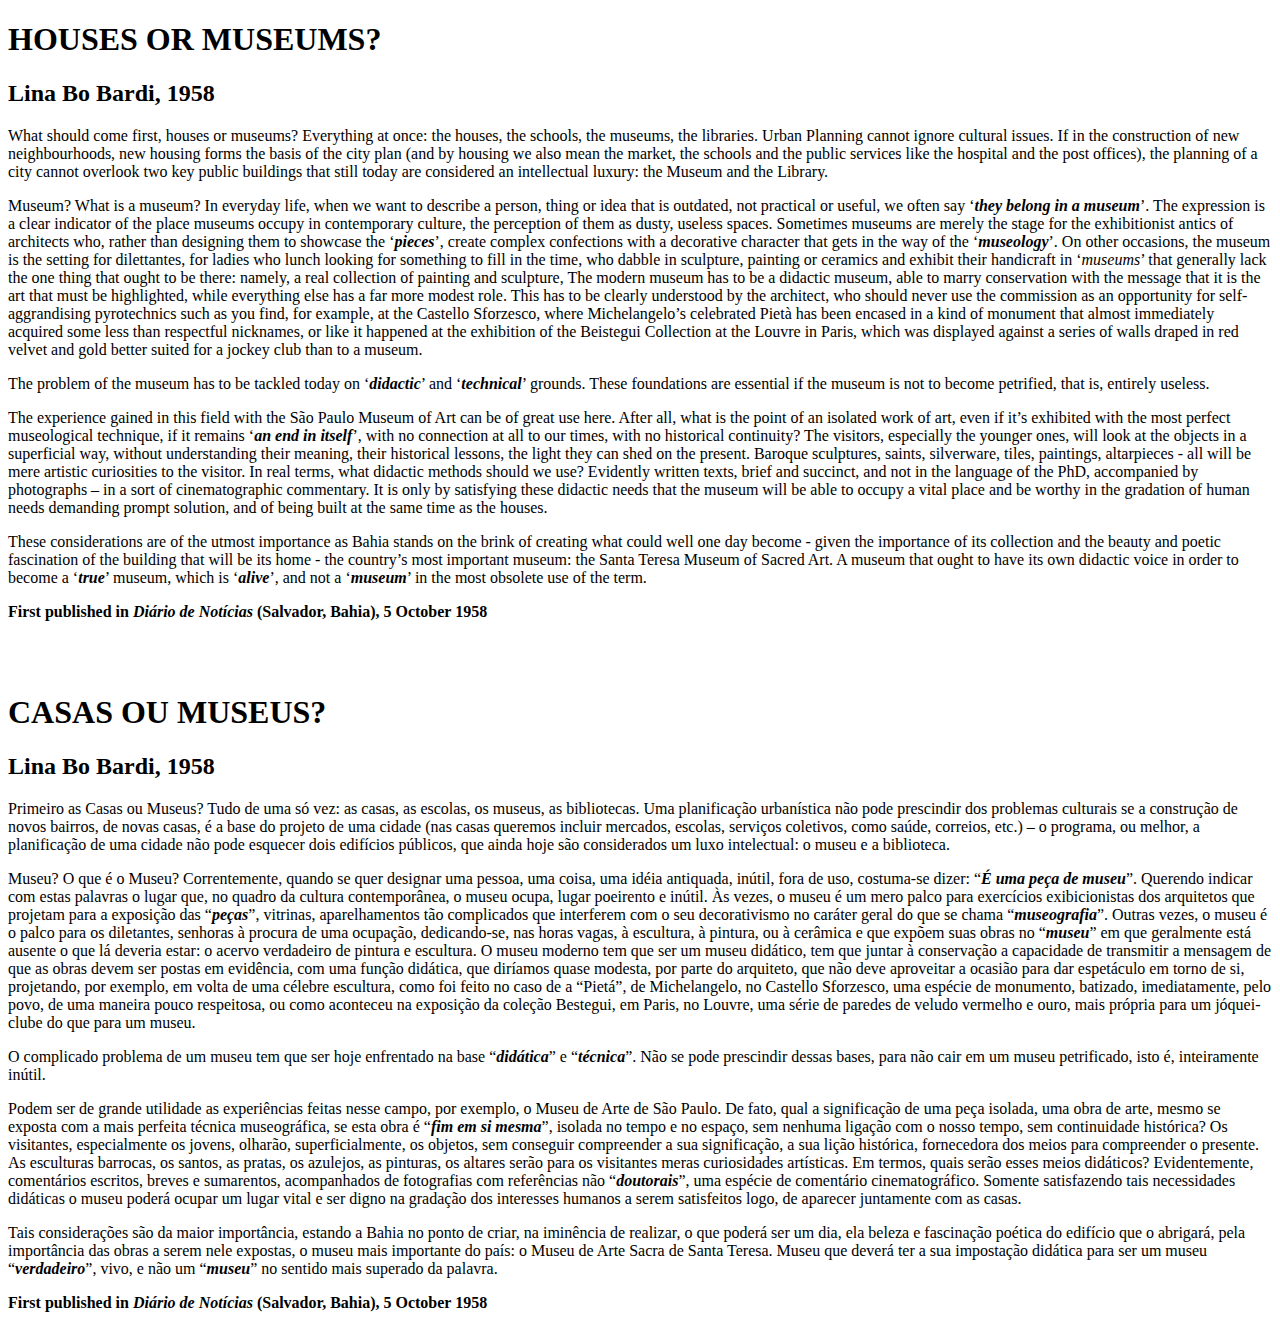
<file: exercises/exercise-02/index.html>
<!DOCTYPE html>
<html lang="en">
<head>
    <meta charset="UTF-8">
    <meta http-equiv="X-UA-Compatible" content="IE=edge">
    <meta name="viewport" content="width=device-width, initial-scale=1.0">
    <title>HOUSES OR MUSEUMS? by Lina Bo Bardi, 1958</title>
</head>
<body>
    <h1><strong>HOUSES OR MUSEUMS?</strong></h1>
    <h2>Lina Bo Bardi, 1958</h2>
    
    <p>What should come first, houses or museums? Everything at once: the houses, the schools, the museums, the libraries. Urban Planning cannot ignore cultural issues. If in the construction of new neighbourhoods, new housing forms the basis of the city plan (and by housing we also mean the market, the schools and the public services like the hospital and the post offices), the planning of a city cannot overlook two key public buildings that still today are considered an intellectual luxury: the Museum and the Library.</p>
    
    <p>Museum? What is a museum? In everyday life, when we want to describe a person, thing or idea that is outdated, not practical or useful, we often say ‘<em><strong>they belong in a museum</strong></em>’. The expression is a clear indicator of the place museums occupy in contemporary culture, the perception of them as dusty, useless spaces. Sometimes museums are merely the stage for the exhibitionist antics of architects who, rather than designing them to showcase the ‘<em><strong>pieces</strong></em>’, create complex confections with a decorative character that gets in the way of the ‘<em><strong>museology</strong></em>’. On other occasions, the museum is the setting for dilettantes, for ladies who lunch looking for something to fill in the time, who dabble in sculpture, painting or ceramics and exhibit their handicraft in ‘<em>museums</em>’ that generally lack the one thing that ought to be there: namely, a real collection of painting and sculpture, The modern museum has to be a didactic museum, able to marry conservation with the message that it is the art that must be highlighted, while everything else has a far more modest role. This has to be clearly understood by the architect, who should never use the commission as an opportunity for self-aggrandising pyrotechnics such as you find, for example, at the Castello Sforzesco, where Michelangelo’s celebrated Pietà has been encased in a kind of monument that almost immediately acquired some less than respectful nicknames, or like it happened at the exhibition of the Beistegui Collection at the Louvre in Paris, which was displayed against a series of walls draped in red velvet and gold better suited for a jockey club than to a museum.</p>
    
    <p>The problem of the museum has to be tackled today on ‘<em><strong>didactic</strong></em>’ and ‘<em><strong>technical</strong></em>’ grounds. These foundations are essential if the museum is not to become petrified, that is, entirely useless.</p>
    
    <p>The experience gained in this field with the São Paulo Museum of Art can be of great use here. After all, what is the point of an isolated work of art, even if it’s exhibited with the most perfect museological technique, if it remains ‘<em><strong>an end in itself</strong></em>’, with no connection at all to our times, with no historical continuity? The visitors, especially the younger ones, will look at the objects in a superficial way, without understanding their meaning, their historical lessons, the light they can shed on the present. Baroque sculptures, saints, silverware, tiles, paintings, altarpieces - all will be mere artistic curiosities to the visitor. In real terms, what didactic methods should we use? Evidently written texts, brief and succinct, and not in the language of the PhD, accompanied by photographs – in a sort of cinematographic commentary. It is only by satisfying these didactic needs that the museum will be able to occupy a vital place and be worthy in the gradation of human needs demanding prompt solution, and of being built at the same time as the houses.</p>
    
    <p>These considerations are of the utmost importance as Bahia stands on the brink of creating what could well one day become - given the importance of its collection and the beauty and poetic fascination of the building that will be its home - the country’s most important museum: the Santa Teresa Museum of Sacred Art. A museum that ought to have its own didactic voice in order to become a ‘<strong><em>true</em></strong>’ museum, which is ‘<strong><em>alive</em></strong>’, and not a ‘<em><strong>museum</strong></em>’ in the most obsolete use of the term.</p>
    
    <p><strong>First published in <em>Diário de Notícias</em> (Salvador, Bahia), 5 October 1958</strong></p>
    
    <br>
    <br>
    
    
    <h1><strong>CASAS OU MUSEUS?</strong></h1>
    <h2>Lina Bo Bardi, 1958</h2>
    
    <p>Primeiro as Casas ou Museus? Tudo de uma só vez: as casas, as escolas, os museus, as bibliotecas. Uma planificação urbanística não pode prescindir dos problemas culturais se a construção de novos bairros, de novas casas, é a base do projeto de uma cidade (nas casas queremos incluir mercados, escolas, serviços coletivos, como saúde, correios, etc.) – o programa, ou melhor, a planificação de uma cidade não pode esquecer dois edifícios públicos, que ainda hoje são considerados um luxo intelectual: o museu e a biblioteca.</p>
    
    <p>Museu? O que é o Museu? Correntemente, quando se quer designar uma pessoa, uma coisa, uma idéia antiquada, inútil, fora de uso, costuma-se dizer: “<em><strong>É uma peça de museu</strong></em>”. Querendo indicar com estas palavras o lugar que, no quadro da cultura contemporânea, o museu ocupa, lugar poeirento e inútil. Às vezes, o museu é um mero palco para exercícios exibicionistas dos arquitetos que projetam para a exposição das “<em><strong>peças</strong></em>”, vitrinas, aparelhamentos tão complicados que interferem com o seu decorativismo no caráter geral do que se chama “<strong><em>museografia</em></strong>”. Outras vezes, o museu é o palco para os diletantes, senhoras à procura de uma ocupação, dedicando-se, nas horas vagas, à escultura, à pintura, ou à cerâmica e que expõem suas obras no “<strong><em>museu</em></strong>” em que geralmente está ausente o que lá deveria estar: o acervo verdadeiro de pintura e escultura. O museu moderno tem que ser um museu didático, tem que juntar à conservação a capacidade de transmitir a mensagem de que as obras devem ser postas em evidência, com uma função didática, que diríamos quase modesta, por parte do arquiteto, que não deve aproveitar a ocasião para dar espetáculo em torno de si, projetando, por exemplo, em volta de uma célebre escultura, como foi feito no caso de a “Pietá”, de Michelangelo, no Castello Sforzesco, uma espécie de monumento, batizado, imediatamente, pelo povo, de uma maneira pouco respeitosa, ou como aconteceu na exposição da coleção Bestegui, em Paris, no Louvre, uma série de paredes de veludo vermelho e ouro, mais própria para um jóquei-clube do que para um museu.</p>
    
    <p>O complicado problema de um museu tem que ser hoje enfrentado na base “<em><strong>didática</strong></em>” e “<em><strong>técnica</strong></em>”. Não se pode prescindir dessas bases, para não cair em um museu petrificado, isto é, inteiramente inútil.</p>
    
    <p>Podem ser de grande utilidade as experiências feitas nesse campo, por exemplo, o Museu de Arte de São Paulo. De fato, qual a significação de uma peça isolada, uma obra de arte, mesmo se exposta com a mais perfeita técnica museográfica, se esta obra é “<em><strong>fim em si mesma</strong></em>”, isolada no tempo e no espaço, sem nenhuma ligação com o nosso tempo, sem continuidade histórica? Os visitantes, especialmente os jovens, olharão, superficialmente, os objetos, sem conseguir compreender a sua significação, a sua lição histórica, fornecedora dos meios para compreender o presente. As esculturas barrocas, os santos, as pratas, os azulejos, as pinturas, os altares serão para os visitantes meras curiosidades artísticas. Em termos, quais serão esses meios didáticos? Evidentemente, comentários escritos, breves e sumarentos, acompanhados de fotografias com referências não “<em><strong>doutorais</strong></em>”, uma espécie de comentário cinematográfico. Somente satisfazendo tais necessidades didáticas o museu poderá ocupar um lugar vital e ser digno na gradação dos interesses humanos a serem satisfeitos logo, de aparecer juntamente com as casas.</p>
    
    <p>Tais considerações são da maior importância, estando a Bahia no ponto de criar, na iminência de realizar, o que poderá ser um dia, ela beleza e fascinação poética do edifício que o abrigará, pela importância das obras a serem nele expostas, o museu mais importante do país: o Museu de Arte Sacra de Santa Teresa. Museu que deverá ter a sua impostação didática para ser um museu “<em><strong>verdadeiro</strong></em>”, vivo, e não um “<em><strong>museu</strong></em>” no sentido mais superado da palavra.</p>
    
    <p><strong>First published in <em>Diário de Notícias</em> (Salvador, Bahia), 5 October 1958</strong></p>   
</body>
</html>
</file>
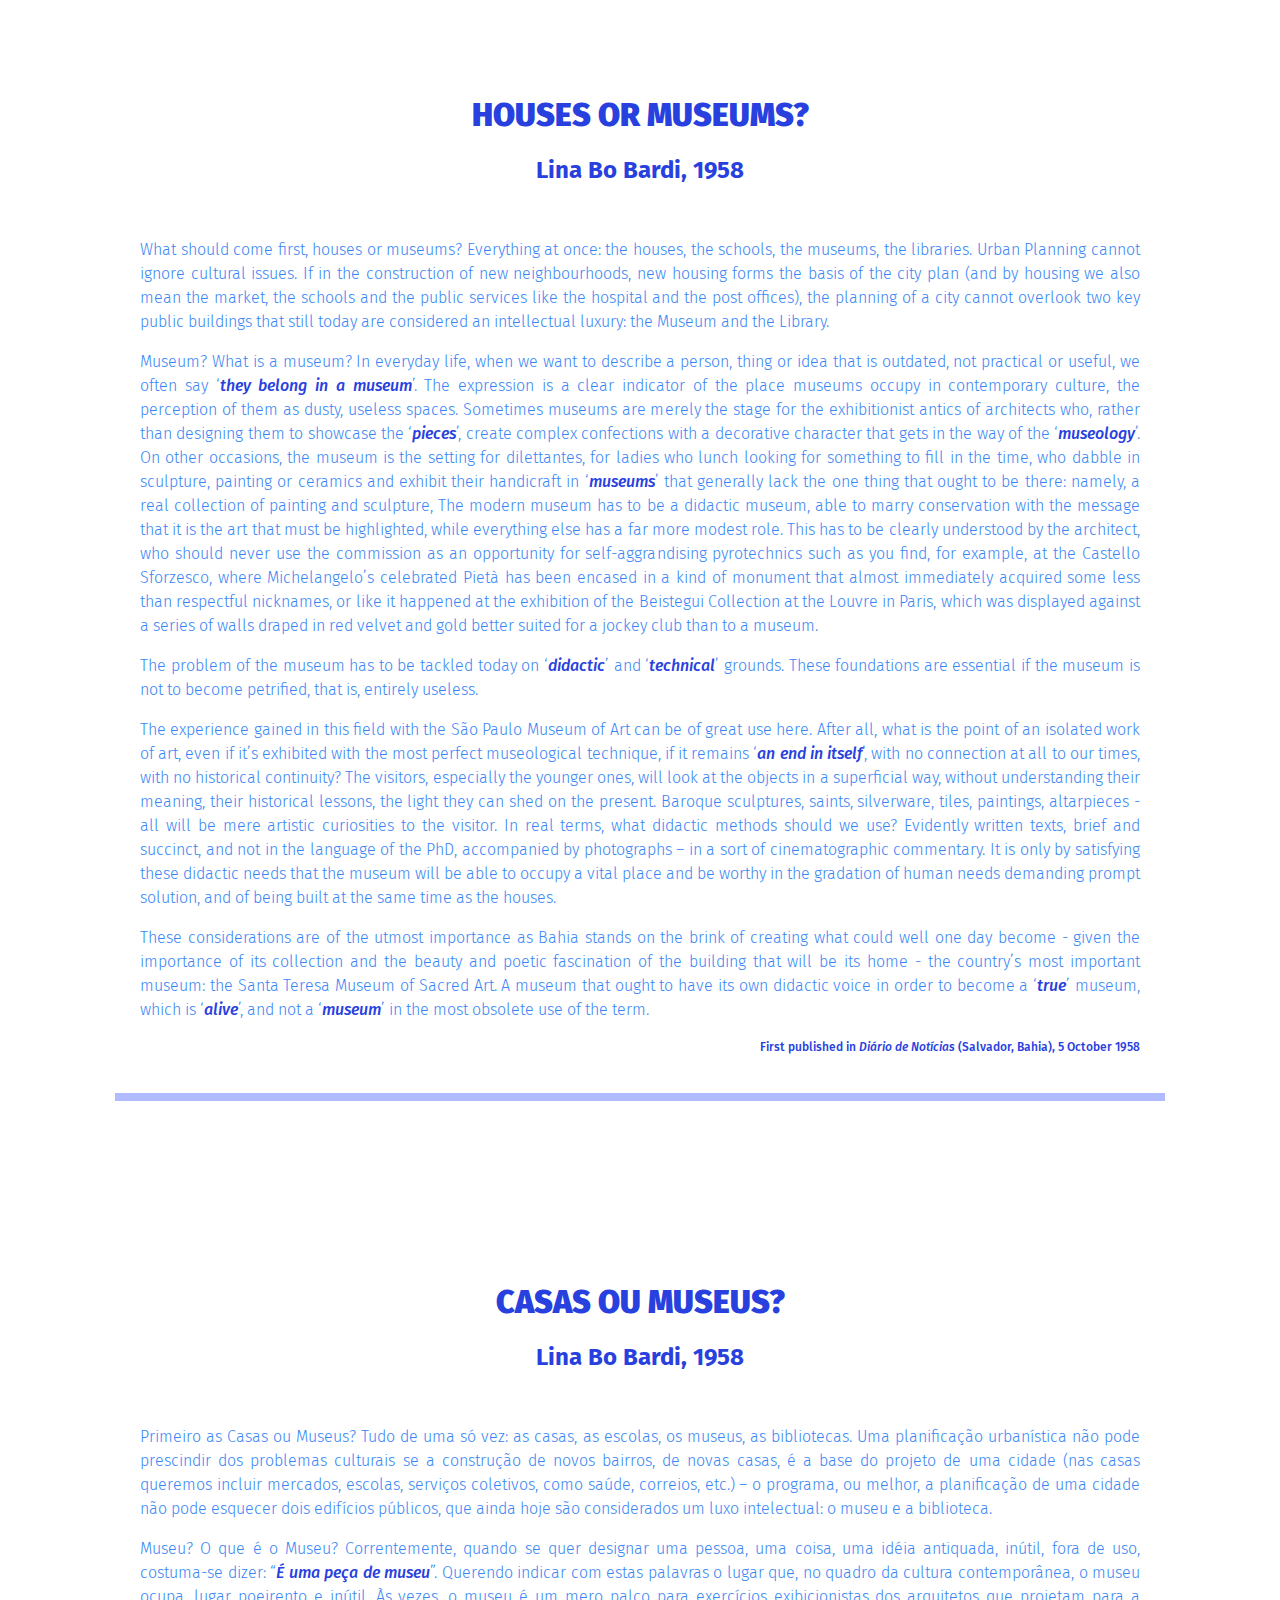
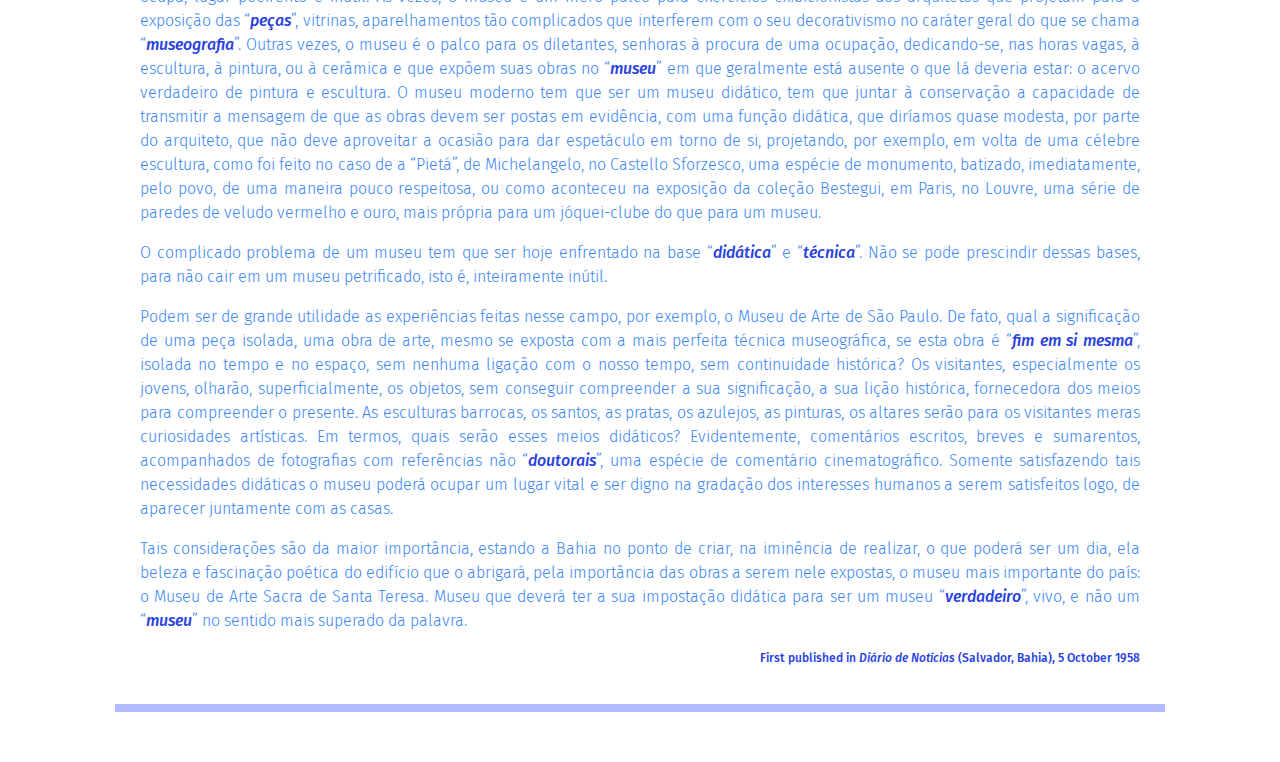
<file: exercises/exercise-03/index.html>
<!DOCTYPE html>
<html lang="en">
<head>
    <meta charset="UTF-8">
    <meta http-equiv="X-UA-Compatible" content="IE=edge">
    <meta name="viewport" content="width=device-width, initial-scale=1.0">
    <title>HOUSES OR MUSEUMS? by Lina Bo Bardi, 1958</title>
</head>

<!-- stylesheet -->
<link rel="stylesheet"
href="style.css">

<!-- Fonts -->

<link rel="preconnect" href="https://fonts.googleapis.com">
<link rel="preconnect" href="https://fonts.gstatic.com" crossorigin>
<link href="https://fonts.googleapis.com/css2?family=Fira+Sans:ital,wght@0,100;0,200;0,300;0,400;0,500;0,600;0,700;0,800;0,900;1,100;1,200;1,300;1,400;1,500;1,600;1,700;1,800;1,900&display=swap" rel="stylesheet">

<!-- Text -->
<body>
    
    <div>
    <h1>HOUSES OR MUSEUMS?</h1>
    <h2>Lina Bo Bardi, 1958</h2>
    <br>
    <p>What should come first, houses or museums? Everything at once: the houses, the schools, the museums, the libraries. Urban Planning cannot ignore cultural issues. If in the construction of new neighbourhoods, new housing forms the basis of the city plan (and by housing we also mean the market, the schools and the public services like the hospital and the post offices), the planning of a city cannot overlook two key public buildings that still today are considered an intellectual luxury: the Museum and the Library.</p>
    
    <p>Museum? What is a museum? In everyday life, when we want to describe a person, thing or idea that is outdated, not practical or useful, we often say ‘<em><strong>they belong in a museum</strong></em>’. The expression is a clear indicator of the place museums occupy in contemporary culture, the perception of them as dusty, useless spaces. Sometimes museums are merely the stage for the exhibitionist antics of architects who, rather than designing them to showcase the ‘<em><strong>pieces</strong></em>’, create complex confections with a decorative character that gets in the way of the ‘<em><strong>museology</strong></em>’. On other occasions, the museum is the setting for dilettantes, for ladies who lunch looking for something to fill in the time, who dabble in sculpture, painting or ceramics and exhibit their handicraft in ‘<em>museums</em>’ that generally lack the one thing that ought to be there: namely, a real collection of painting and sculpture, The modern museum has to be a didactic museum, able to marry conservation with the message that it is the art that must be highlighted, while everything else has a far more modest role. This has to be clearly understood by the architect, who should never use the commission as an opportunity for self-aggrandising pyrotechnics such as you find, for example, at the Castello Sforzesco, where Michelangelo’s celebrated Pietà has been encased in a kind of monument that almost immediately acquired some less than respectful nicknames, or like it happened at the exhibition of the Beistegui Collection at the Louvre in Paris, which was displayed against a series of walls draped in red velvet and gold better suited for a jockey club than to a museum.</p>
    
    <p>The problem of the museum has to be tackled today on ‘<em><strong>didactic</strong></em>’ and ‘<em><strong>technical</strong></em>’ grounds. These foundations are essential if the museum is not to become petrified, that is, entirely useless.</p>
    
    <p>The experience gained in this field with the São Paulo Museum of Art can be of great use here. After all, what is the point of an isolated work of art, even if it’s exhibited with the most perfect museological technique, if it remains ‘<em><strong>an end in itself</strong></em>’, with no connection at all to our times, with no historical continuity? The visitors, especially the younger ones, will look at the objects in a superficial way, without understanding their meaning, their historical lessons, the light they can shed on the present. Baroque sculptures, saints, silverware, tiles, paintings, altarpieces - all will be mere artistic curiosities to the visitor. In real terms, what didactic methods should we use? Evidently written texts, brief and succinct, and not in the language of the PhD, accompanied by photographs – in a sort of cinematographic commentary. It is only by satisfying these didactic needs that the museum will be able to occupy a vital place and be worthy in the gradation of human needs demanding prompt solution, and of being built at the same time as the houses.</p>
    
    <p>These considerations are of the utmost importance as Bahia stands on the brink of creating what could well one day become - given the importance of its collection and the beauty and poetic fascination of the building that will be its home - the country’s most important museum: the Santa Teresa Museum of Sacred Art. A museum that ought to have its own didactic voice in order to become a ‘<strong><em>true</em></strong>’ museum, which is ‘<strong><em>alive</em></strong>’, and not a ‘<em><strong>museum</strong></em>’ in the most obsolete use of the term.</p>
    
    <p class="source"><strong>First published in <em>Diário de Notícias</em> (Salvador, Bahia), 5 October 1958</strong></p>
    

</div>
<br>
<br>
<div>
    
    
    <h1>CASAS OU MUSEUS?</h1>
    <h2>Lina Bo Bardi, 1958</h2>
    <br>

    <p>Primeiro as Casas ou Museus? Tudo de uma só vez: as casas, as escolas, os museus, as bibliotecas. Uma planificação urbanística não pode prescindir dos problemas culturais se a construção de novos bairros, de novas casas, é a base do projeto de uma cidade (nas casas queremos incluir mercados, escolas, serviços coletivos, como saúde, correios, etc.) – o programa, ou melhor, a planificação de uma cidade não pode esquecer dois edifícios públicos, que ainda hoje são considerados um luxo intelectual: o museu e a biblioteca.</p>
    
    <p>Museu? O que é o Museu? Correntemente, quando se quer designar uma pessoa, uma coisa, uma idéia antiquada, inútil, fora de uso, costuma-se dizer: “<em><strong>É uma peça de museu</strong></em>”. Querendo indicar com estas palavras o lugar que, no quadro da cultura contemporânea, o museu ocupa, lugar poeirento e inútil. Às vezes, o museu é um mero palco para exercícios exibicionistas dos arquitetos que projetam para a exposição das “<em><strong>peças</strong></em>”, vitrinas, aparelhamentos tão complicados que interferem com o seu decorativismo no caráter geral do que se chama “<strong><em>museografia</em></strong>”. Outras vezes, o museu é o palco para os diletantes, senhoras à procura de uma ocupação, dedicando-se, nas horas vagas, à escultura, à pintura, ou à cerâmica e que expõem suas obras no “<strong><em>museu</em></strong>” em que geralmente está ausente o que lá deveria estar: o acervo verdadeiro de pintura e escultura. O museu moderno tem que ser um museu didático, tem que juntar à conservação a capacidade de transmitir a mensagem de que as obras devem ser postas em evidência, com uma função didática, que diríamos quase modesta, por parte do arquiteto, que não deve aproveitar a ocasião para dar espetáculo em torno de si, projetando, por exemplo, em volta de uma célebre escultura, como foi feito no caso de a “Pietá”, de Michelangelo, no Castello Sforzesco, uma espécie de monumento, batizado, imediatamente, pelo povo, de uma maneira pouco respeitosa, ou como aconteceu na exposição da coleção Bestegui, em Paris, no Louvre, uma série de paredes de veludo vermelho e ouro, mais própria para um jóquei-clube do que para um museu.</p>
    
    <p>O complicado problema de um museu tem que ser hoje enfrentado na base “<em><strong>didática</strong></em>” e “<em><strong>técnica</strong></em>”. Não se pode prescindir dessas bases, para não cair em um museu petrificado, isto é, inteiramente inútil.</p>
    
    <p>Podem ser de grande utilidade as experiências feitas nesse campo, por exemplo, o Museu de Arte de São Paulo. De fato, qual a significação de uma peça isolada, uma obra de arte, mesmo se exposta com a mais perfeita técnica museográfica, se esta obra é “<em><strong>fim em si mesma</strong></em>”, isolada no tempo e no espaço, sem nenhuma ligação com o nosso tempo, sem continuidade histórica? Os visitantes, especialmente os jovens, olharão, superficialmente, os objetos, sem conseguir compreender a sua significação, a sua lição histórica, fornecedora dos meios para compreender o presente. As esculturas barrocas, os santos, as pratas, os azulejos, as pinturas, os altares serão para os visitantes meras curiosidades artísticas. Em termos, quais serão esses meios didáticos? Evidentemente, comentários escritos, breves e sumarentos, acompanhados de fotografias com referências não “<em><strong>doutorais</strong></em>”, uma espécie de comentário cinematográfico. Somente satisfazendo tais necessidades didáticas o museu poderá ocupar um lugar vital e ser digno na gradação dos interesses humanos a serem satisfeitos logo, de aparecer juntamente com as casas.</p>
    
    <p>Tais considerações são da maior importância, estando a Bahia no ponto de criar, na iminência de realizar, o que poderá ser um dia, ela beleza e fascinação poética do edifício que o abrigará, pela importância das obras a serem nele expostas, o museu mais importante do país: o Museu de Arte Sacra de Santa Teresa. Museu que deverá ter a sua impostação didática para ser um museu “<em><strong>verdadeiro</strong></em>”, vivo, e não um “<em><strong>museu</strong></em>” no sentido mais superado da palavra.</p>
    
    <p class="source" ><strong>First published in <em>Diário de Notícias</em> (Salvador, Bahia), 5 October 1958</strong></p>   
</body>
</div>


</html>
</file>
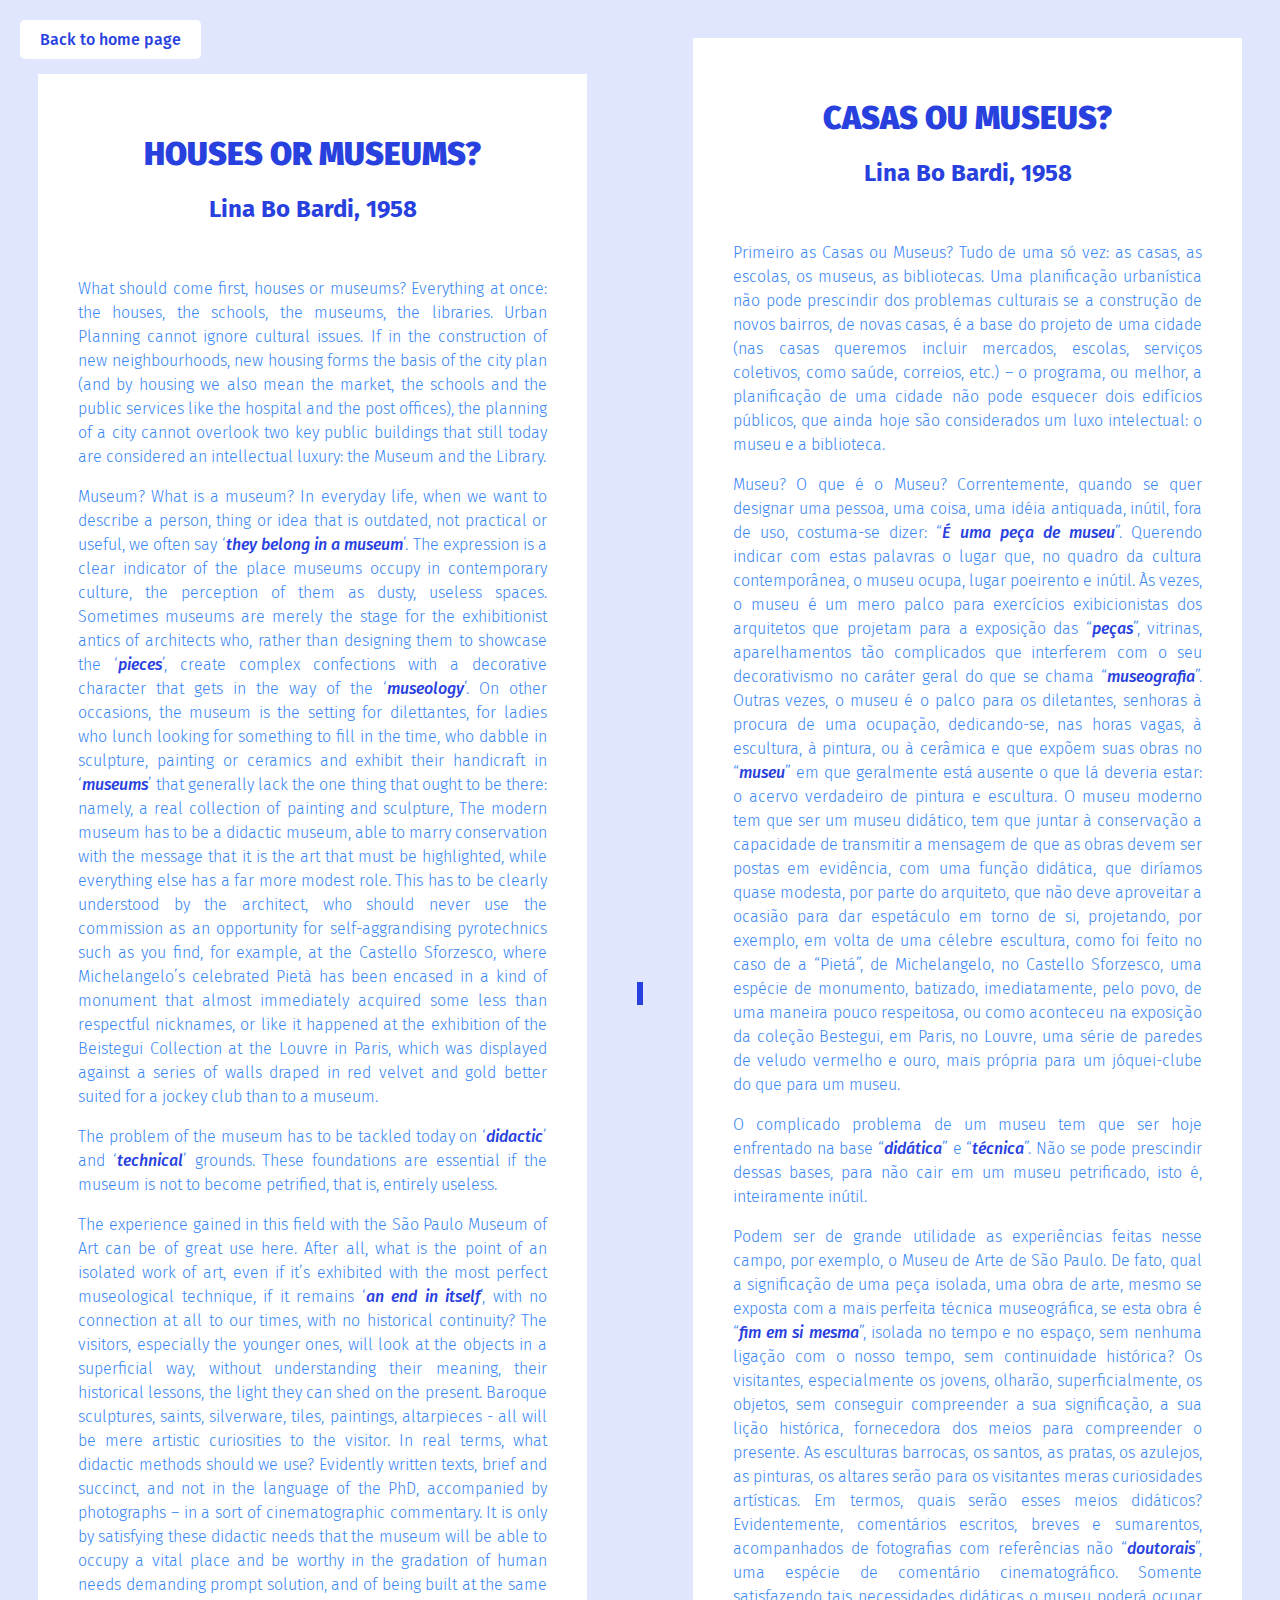
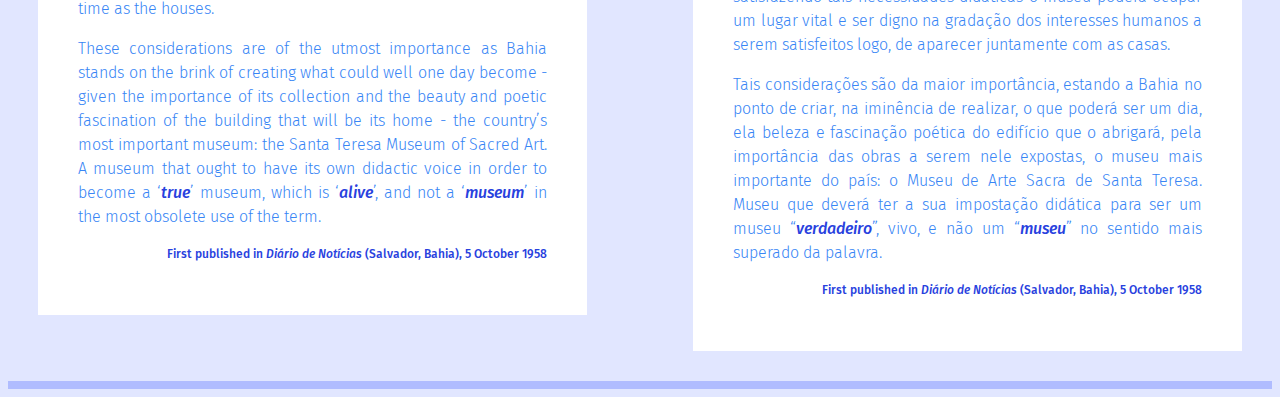
<file: exercises/exercise-04/index.html>
<!DOCTYPE html>
<html lang="en">
<head>
    <meta charset="UTF-8">
    <meta http-equiv="X-UA-Compatible" content="IE=edge">
    <meta name="viewport" content="width=device-width, initial-scale=1.0">
    <title>HOUSES OR MUSEUMS? by Lina Bo Bardi, 1958</title>
</head>

<!-- stylesheet -->
<link rel="stylesheet"
href="style.css">

<!-- Fonts -->

<link rel="preconnect" href="https://fonts.googleapis.com">
<link rel="preconnect" href="https://fonts.gstatic.com" crossorigin>
<link href="https://fonts.googleapis.com/css2?family=Fira+Sans:ital,wght@0,100;0,200;0,300;0,400;0,500;0,600;0,700;0,800;0,900;1,100;1,200;1,300;1,400;1,500;1,600;1,700;1,800;1,900&display=swap" rel="stylesheet">

<!-- Text -->
<body>

    <strong><a class="back-home" href="../../index.html">Back to home page<a></strong>

    <div class="container">
        <div class="child">
    <h1>HOUSES OR MUSEUMS?</h1>
    <h2>Lina Bo Bardi, 1958</h2>
    <br>
    <p>What should come first, houses or museums? Everything at once: the houses, the schools, the museums, the libraries. Urban Planning cannot ignore cultural issues. If in the construction of new neighbourhoods, new housing forms the basis of the city plan (and by housing we also mean the market, the schools and the public services like the hospital and the post offices), the planning of a city cannot overlook two key public buildings that still today are considered an intellectual luxury: the Museum and the Library.</p>
    
    <p>Museum? What is a museum? In everyday life, when we want to describe a person, thing or idea that is outdated, not practical or useful, we often say ‘<em><strong>they belong in a museum</strong></em>’. The expression is a clear indicator of the place museums occupy in contemporary culture, the perception of them as dusty, useless spaces. Sometimes museums are merely the stage for the exhibitionist antics of architects who, rather than designing them to showcase the ‘<em><strong>pieces</strong></em>’, create complex confections with a decorative character that gets in the way of the ‘<em><strong>museology</strong></em>’. On other occasions, the museum is the setting for dilettantes, for ladies who lunch looking for something to fill in the time, who dabble in sculpture, painting or ceramics and exhibit their handicraft in ‘<em>museums</em>’ that generally lack the one thing that ought to be there: namely, a real collection of painting and sculpture, The modern museum has to be a didactic museum, able to marry conservation with the message that it is the art that must be highlighted, while everything else has a far more modest role. This has to be clearly understood by the architect, who should never use the commission as an opportunity for self-aggrandising pyrotechnics such as you find, for example, at the Castello Sforzesco, where Michelangelo’s celebrated Pietà has been encased in a kind of monument that almost immediately acquired some less than respectful nicknames, or like it happened at the exhibition of the Beistegui Collection at the Louvre in Paris, which was displayed against a series of walls draped in red velvet and gold better suited for a jockey club than to a museum.</p>
    
    <p>The problem of the museum has to be tackled today on ‘<em><strong>didactic</strong></em>’ and ‘<em><strong>technical</strong></em>’ grounds. These foundations are essential if the museum is not to become petrified, that is, entirely useless.</p>
    
    <p>The experience gained in this field with the São Paulo Museum of Art can be of great use here. After all, what is the point of an isolated work of art, even if it’s exhibited with the most perfect museological technique, if it remains ‘<em><strong>an end in itself</strong></em>’, with no connection at all to our times, with no historical continuity? The visitors, especially the younger ones, will look at the objects in a superficial way, without understanding their meaning, their historical lessons, the light they can shed on the present. Baroque sculptures, saints, silverware, tiles, paintings, altarpieces - all will be mere artistic curiosities to the visitor. In real terms, what didactic methods should we use? Evidently written texts, brief and succinct, and not in the language of the PhD, accompanied by photographs – in a sort of cinematographic commentary. It is only by satisfying these didactic needs that the museum will be able to occupy a vital place and be worthy in the gradation of human needs demanding prompt solution, and of being built at the same time as the houses.</p>
    
    <p>These considerations are of the utmost importance as Bahia stands on the brink of creating what could well one day become - given the importance of its collection and the beauty and poetic fascination of the building that will be its home - the country’s most important museum: the Santa Teresa Museum of Sacred Art. A museum that ought to have its own didactic voice in order to become a ‘<strong><em>true</em></strong>’ museum, which is ‘<strong><em>alive</em></strong>’, and not a ‘<em><strong>museum</strong></em>’ in the most obsolete use of the term.</p>
    
    <p class="source"><strong>First published in <em>Diário de Notícias</em> (Salvador, Bahia), 5 October 1958</strong></p>    
</div>

<div class="line"></div>

<div class="child">
    
    
    <h1>CASAS OU MUSEUS?</h1>
    <h2>Lina Bo Bardi, 1958</h2>
    <br>

    <p>Primeiro as Casas ou Museus? Tudo de uma só vez: as casas, as escolas, os museus, as bibliotecas. Uma planificação urbanística não pode prescindir dos problemas culturais se a construção de novos bairros, de novas casas, é a base do projeto de uma cidade (nas casas queremos incluir mercados, escolas, serviços coletivos, como saúde, correios, etc.) – o programa, ou melhor, a planificação de uma cidade não pode esquecer dois edifícios públicos, que ainda hoje são considerados um luxo intelectual: o museu e a biblioteca.</p>
    
    <p>Museu? O que é o Museu? Correntemente, quando se quer designar uma pessoa, uma coisa, uma idéia antiquada, inútil, fora de uso, costuma-se dizer: “<em><strong>É uma peça de museu</strong></em>”. Querendo indicar com estas palavras o lugar que, no quadro da cultura contemporânea, o museu ocupa, lugar poeirento e inútil. Às vezes, o museu é um mero palco para exercícios exibicionistas dos arquitetos que projetam para a exposição das “<em><strong>peças</strong></em>”, vitrinas, aparelhamentos tão complicados que interferem com o seu decorativismo no caráter geral do que se chama “<strong><em>museografia</em></strong>”. Outras vezes, o museu é o palco para os diletantes, senhoras à procura de uma ocupação, dedicando-se, nas horas vagas, à escultura, à pintura, ou à cerâmica e que expõem suas obras no “<strong><em>museu</em></strong>” em que geralmente está ausente o que lá deveria estar: o acervo verdadeiro de pintura e escultura. O museu moderno tem que ser um museu didático, tem que juntar à conservação a capacidade de transmitir a mensagem de que as obras devem ser postas em evidência, com uma função didática, que diríamos quase modesta, por parte do arquiteto, que não deve aproveitar a ocasião para dar espetáculo em torno de si, projetando, por exemplo, em volta de uma célebre escultura, como foi feito no caso de a “Pietá”, de Michelangelo, no Castello Sforzesco, uma espécie de monumento, batizado, imediatamente, pelo povo, de uma maneira pouco respeitosa, ou como aconteceu na exposição da coleção Bestegui, em Paris, no Louvre, uma série de paredes de veludo vermelho e ouro, mais própria para um jóquei-clube do que para um museu.</p>
    
    <p>O complicado problema de um museu tem que ser hoje enfrentado na base “<em><strong>didática</strong></em>” e “<em><strong>técnica</strong></em>”. Não se pode prescindir dessas bases, para não cair em um museu petrificado, isto é, inteiramente inútil.</p>
    
    <p>Podem ser de grande utilidade as experiências feitas nesse campo, por exemplo, o Museu de Arte de São Paulo. De fato, qual a significação de uma peça isolada, uma obra de arte, mesmo se exposta com a mais perfeita técnica museográfica, se esta obra é “<em><strong>fim em si mesma</strong></em>”, isolada no tempo e no espaço, sem nenhuma ligação com o nosso tempo, sem continuidade histórica? Os visitantes, especialmente os jovens, olharão, superficialmente, os objetos, sem conseguir compreender a sua significação, a sua lição histórica, fornecedora dos meios para compreender o presente. As esculturas barrocas, os santos, as pratas, os azulejos, as pinturas, os altares serão para os visitantes meras curiosidades artísticas. Em termos, quais serão esses meios didáticos? Evidentemente, comentários escritos, breves e sumarentos, acompanhados de fotografias com referências não “<em><strong>doutorais</strong></em>”, uma espécie de comentário cinematográfico. Somente satisfazendo tais necessidades didáticas o museu poderá ocupar um lugar vital e ser digno na gradação dos interesses humanos a serem satisfeitos logo, de aparecer juntamente com as casas.</p>
    
    <p>Tais considerações são da maior importância, estando a Bahia no ponto de criar, na iminência de realizar, o que poderá ser um dia, ela beleza e fascinação poética do edifício que o abrigará, pela importância das obras a serem nele expostas, o museu mais importante do país: o Museu de Arte Sacra de Santa Teresa. Museu que deverá ter a sua impostação didática para ser um museu “<em><strong>verdadeiro</strong></em>”, vivo, e não um “<em><strong>museu</strong></em>” no sentido mais superado da palavra.</p>
    
    <p class="source" ><strong>First published in <em>Diário de Notícias</em> (Salvador, Bahia), 5 October 1958</strong></p>   
</body>
</div>
</div>

</html>
</file>
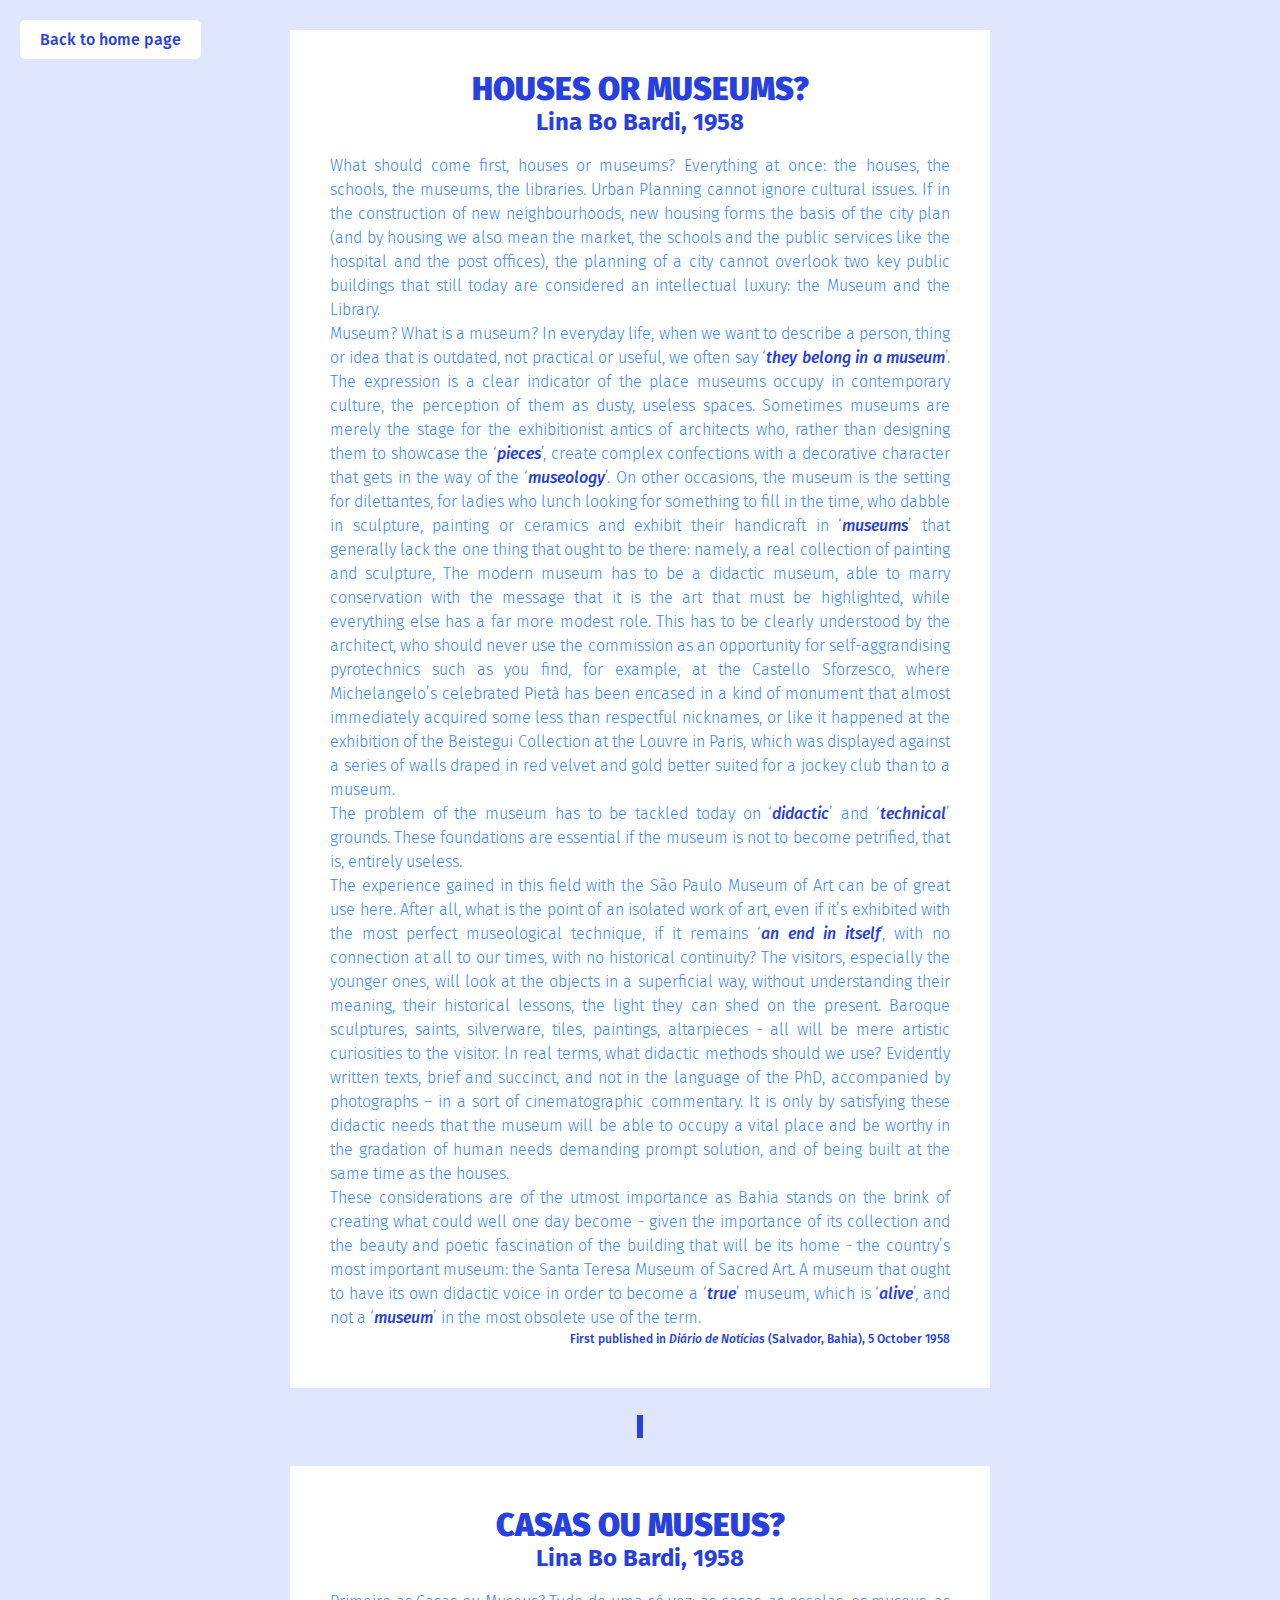
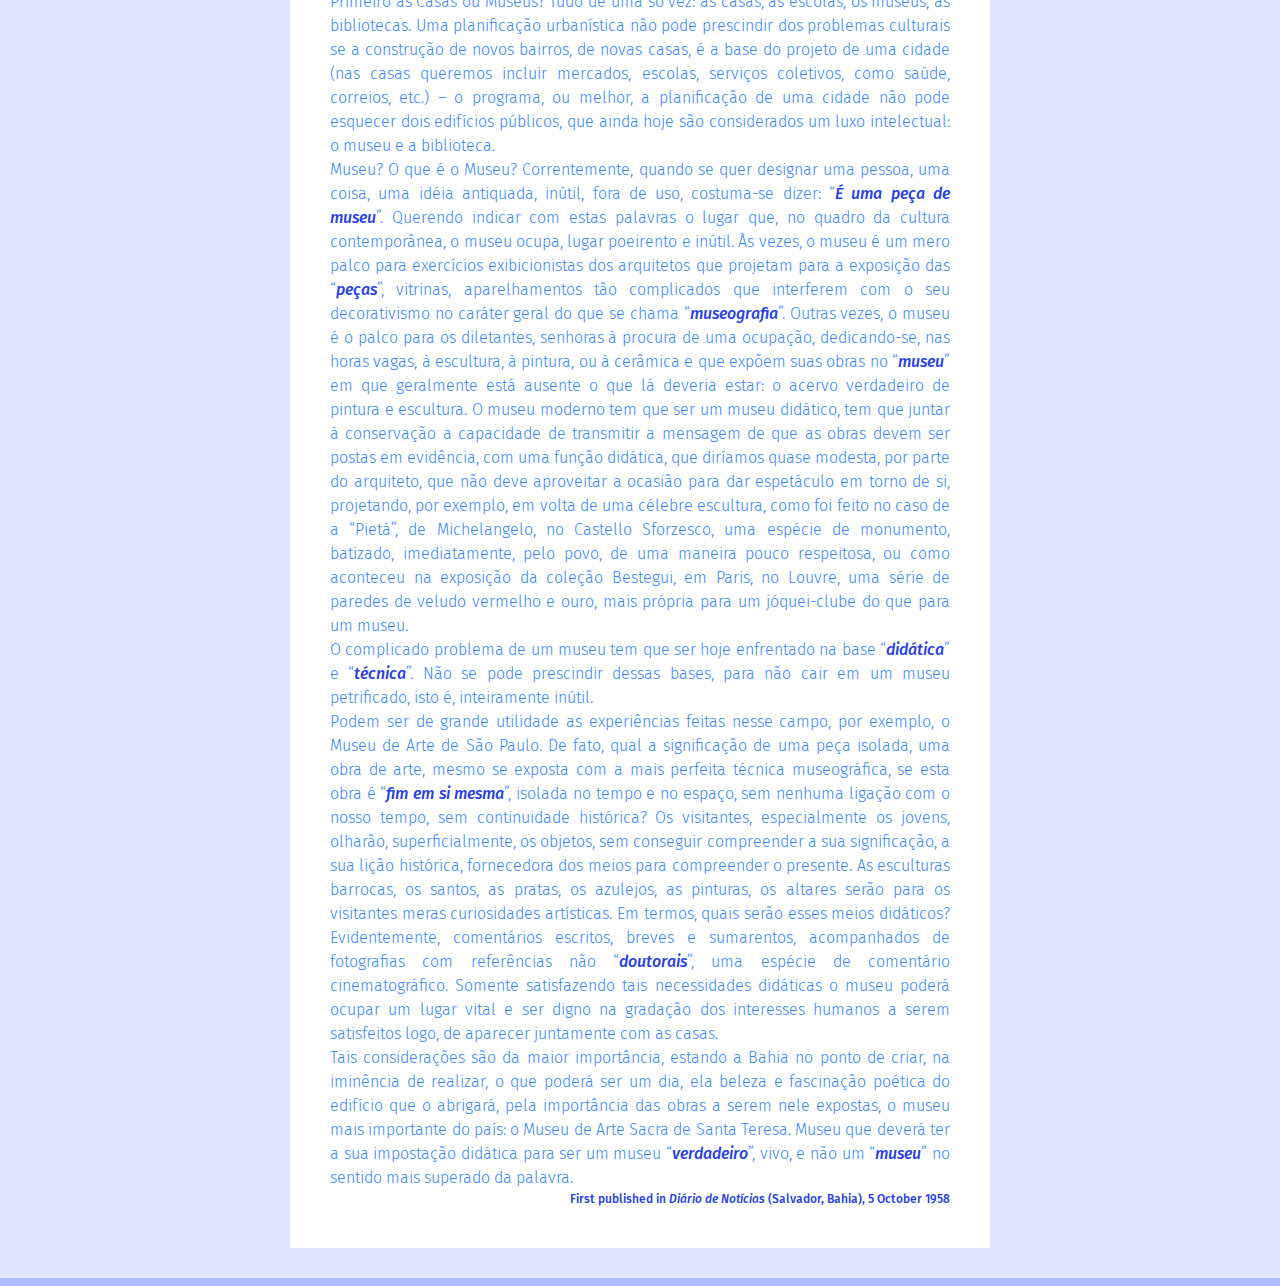
<file: exercises/exercise-05/index.html>
<!DOCTYPE html>
<html lang="en">
<head>
    <meta charset="UTF-8">
    <meta http-equiv="X-UA-Compatible" content="IE=edge">
    <meta name="viewport" content="width=device-width, initial-scale=1.0">
    <title>HOUSES OR MUSEUMS? by Lina Bo Bardi, 1958</title>
</head>

<!-- stylesheet -->
<link rel="stylesheet"
href="style.css">

<!-- Fonts -->

<link rel="preconnect" href="https://fonts.googleapis.com">
<link rel="preconnect" href="https://fonts.gstatic.com" crossorigin>
<link href="https://fonts.googleapis.com/css2?family=Fira+Sans:ital,wght@0,100;0,200;0,300;0,400;0,500;0,600;0,700;0,800;0,900;1,100;1,200;1,300;1,400;1,500;1,600;1,700;1,800;1,900&display=swap" rel="stylesheet">



<!-- Text -->
<body>

    <strong><a class="back-home" href="../../index.html">Back to home page<a></strong>

    <div class="container">
        <div class="child">
    <h1>HOUSES OR MUSEUMS?</h1>
    <h2>Lina Bo Bardi, 1958</h2>
    <br>
    <p>What should come first, houses or museums? Everything at once: the houses, the schools, the museums, the libraries. Urban Planning cannot ignore cultural issues. If in the construction of new neighbourhoods, new housing forms the basis of the city plan (and by housing we also mean the market, the schools and the public services like the hospital and the post offices), the planning of a city cannot overlook two key public buildings that still today are considered an intellectual luxury: the Museum and the Library.</p>
    
    <p>Museum? What is a museum? In everyday life, when we want to describe a person, thing or idea that is outdated, not practical or useful, we often say ‘<em><strong>they belong in a museum</strong></em>’. The expression is a clear indicator of the place museums occupy in contemporary culture, the perception of them as dusty, useless spaces. Sometimes museums are merely the stage for the exhibitionist antics of architects who, rather than designing them to showcase the ‘<em><strong>pieces</strong></em>’, create complex confections with a decorative character that gets in the way of the ‘<em><strong>museology</strong></em>’. On other occasions, the museum is the setting for dilettantes, for ladies who lunch looking for something to fill in the time, who dabble in sculpture, painting or ceramics and exhibit their handicraft in ‘<em>museums</em>’ that generally lack the one thing that ought to be there: namely, a real collection of painting and sculpture, The modern museum has to be a didactic museum, able to marry conservation with the message that it is the art that must be highlighted, while everything else has a far more modest role. This has to be clearly understood by the architect, who should never use the commission as an opportunity for self-aggrandising pyrotechnics such as you find, for example, at the Castello Sforzesco, where Michelangelo’s celebrated Pietà has been encased in a kind of monument that almost immediately acquired some less than respectful nicknames, or like it happened at the exhibition of the Beistegui Collection at the Louvre in Paris, which was displayed against a series of walls draped in red velvet and gold better suited for a jockey club than to a museum.</p>
    
    <p>The problem of the museum has to be tackled today on ‘<em><strong>didactic</strong></em>’ and ‘<em><strong>technical</strong></em>’ grounds. These foundations are essential if the museum is not to become petrified, that is, entirely useless.</p>
    
    <p>The experience gained in this field with the São Paulo Museum of Art can be of great use here. After all, what is the point of an isolated work of art, even if it’s exhibited with the most perfect museological technique, if it remains ‘<em><strong>an end in itself</strong></em>’, with no connection at all to our times, with no historical continuity? The visitors, especially the younger ones, will look at the objects in a superficial way, without understanding their meaning, their historical lessons, the light they can shed on the present. Baroque sculptures, saints, silverware, tiles, paintings, altarpieces - all will be mere artistic curiosities to the visitor. In real terms, what didactic methods should we use? Evidently written texts, brief and succinct, and not in the language of the PhD, accompanied by photographs – in a sort of cinematographic commentary. It is only by satisfying these didactic needs that the museum will be able to occupy a vital place and be worthy in the gradation of human needs demanding prompt solution, and of being built at the same time as the houses.</p>
    
    <p>These considerations are of the utmost importance as Bahia stands on the brink of creating what could well one day become - given the importance of its collection and the beauty and poetic fascination of the building that will be its home - the country’s most important museum: the Santa Teresa Museum of Sacred Art. A museum that ought to have its own didactic voice in order to become a ‘<strong><em>true</em></strong>’ museum, which is ‘<strong><em>alive</em></strong>’, and not a ‘<em><strong>museum</strong></em>’ in the most obsolete use of the term.</p>
    
    <p class="source"><strong>First published in <em>Diário de Notícias</em> (Salvador, Bahia), 5 October 1958</strong></p>    
</div>

<div class="line"></div>

<div class="child">
    
    
    <h1>CASAS OU MUSEUS?</h1>
    <h2>Lina Bo Bardi, 1958</h2>
    <br>

    <p>Primeiro as Casas ou Museus? Tudo de uma só vez: as casas, as escolas, os museus, as bibliotecas. Uma planificação urbanística não pode prescindir dos problemas culturais se a construção de novos bairros, de novas casas, é a base do projeto de uma cidade (nas casas queremos incluir mercados, escolas, serviços coletivos, como saúde, correios, etc.) – o programa, ou melhor, a planificação de uma cidade não pode esquecer dois edifícios públicos, que ainda hoje são considerados um luxo intelectual: o museu e a biblioteca.</p>
    
    <p>Museu? O que é o Museu? Correntemente, quando se quer designar uma pessoa, uma coisa, uma idéia antiquada, inútil, fora de uso, costuma-se dizer: “<em><strong>É uma peça de museu</strong></em>”. Querendo indicar com estas palavras o lugar que, no quadro da cultura contemporânea, o museu ocupa, lugar poeirento e inútil. Às vezes, o museu é um mero palco para exercícios exibicionistas dos arquitetos que projetam para a exposição das “<em><strong>peças</strong></em>”, vitrinas, aparelhamentos tão complicados que interferem com o seu decorativismo no caráter geral do que se chama “<strong><em>museografia</em></strong>”. Outras vezes, o museu é o palco para os diletantes, senhoras à procura de uma ocupação, dedicando-se, nas horas vagas, à escultura, à pintura, ou à cerâmica e que expõem suas obras no “<strong><em>museu</em></strong>” em que geralmente está ausente o que lá deveria estar: o acervo verdadeiro de pintura e escultura. O museu moderno tem que ser um museu didático, tem que juntar à conservação a capacidade de transmitir a mensagem de que as obras devem ser postas em evidência, com uma função didática, que diríamos quase modesta, por parte do arquiteto, que não deve aproveitar a ocasião para dar espetáculo em torno de si, projetando, por exemplo, em volta de uma célebre escultura, como foi feito no caso de a “Pietá”, de Michelangelo, no Castello Sforzesco, uma espécie de monumento, batizado, imediatamente, pelo povo, de uma maneira pouco respeitosa, ou como aconteceu na exposição da coleção Bestegui, em Paris, no Louvre, uma série de paredes de veludo vermelho e ouro, mais própria para um jóquei-clube do que para um museu.</p>
    
    <p>O complicado problema de um museu tem que ser hoje enfrentado na base “<em><strong>didática</strong></em>” e “<em><strong>técnica</strong></em>”. Não se pode prescindir dessas bases, para não cair em um museu petrificado, isto é, inteiramente inútil.</p>
    
    <p>Podem ser de grande utilidade as experiências feitas nesse campo, por exemplo, o Museu de Arte de São Paulo. De fato, qual a significação de uma peça isolada, uma obra de arte, mesmo se exposta com a mais perfeita técnica museográfica, se esta obra é “<em><strong>fim em si mesma</strong></em>”, isolada no tempo e no espaço, sem nenhuma ligação com o nosso tempo, sem continuidade histórica? Os visitantes, especialmente os jovens, olharão, superficialmente, os objetos, sem conseguir compreender a sua significação, a sua lição histórica, fornecedora dos meios para compreender o presente. As esculturas barrocas, os santos, as pratas, os azulejos, as pinturas, os altares serão para os visitantes meras curiosidades artísticas. Em termos, quais serão esses meios didáticos? Evidentemente, comentários escritos, breves e sumarentos, acompanhados de fotografias com referências não “<em><strong>doutorais</strong></em>”, uma espécie de comentário cinematográfico. Somente satisfazendo tais necessidades didáticas o museu poderá ocupar um lugar vital e ser digno na gradação dos interesses humanos a serem satisfeitos logo, de aparecer juntamente com as casas.</p>
    
    <p>Tais considerações são da maior importância, estando a Bahia no ponto de criar, na iminência de realizar, o que poderá ser um dia, ela beleza e fascinação poética do edifício que o abrigará, pela importância das obras a serem nele expostas, o museu mais importante do país: o Museu de Arte Sacra de Santa Teresa. Museu que deverá ter a sua impostação didática para ser um museu “<em><strong>verdadeiro</strong></em>”, vivo, e não um “<em><strong>museu</strong></em>” no sentido mais superado da palavra.</p>
    
    <p class="source" ><strong>First published in <em>Diário de Notícias</em> (Salvador, Bahia), 5 October 1958</strong></p>   
</body>
</div>
</div>

</html>
</file>
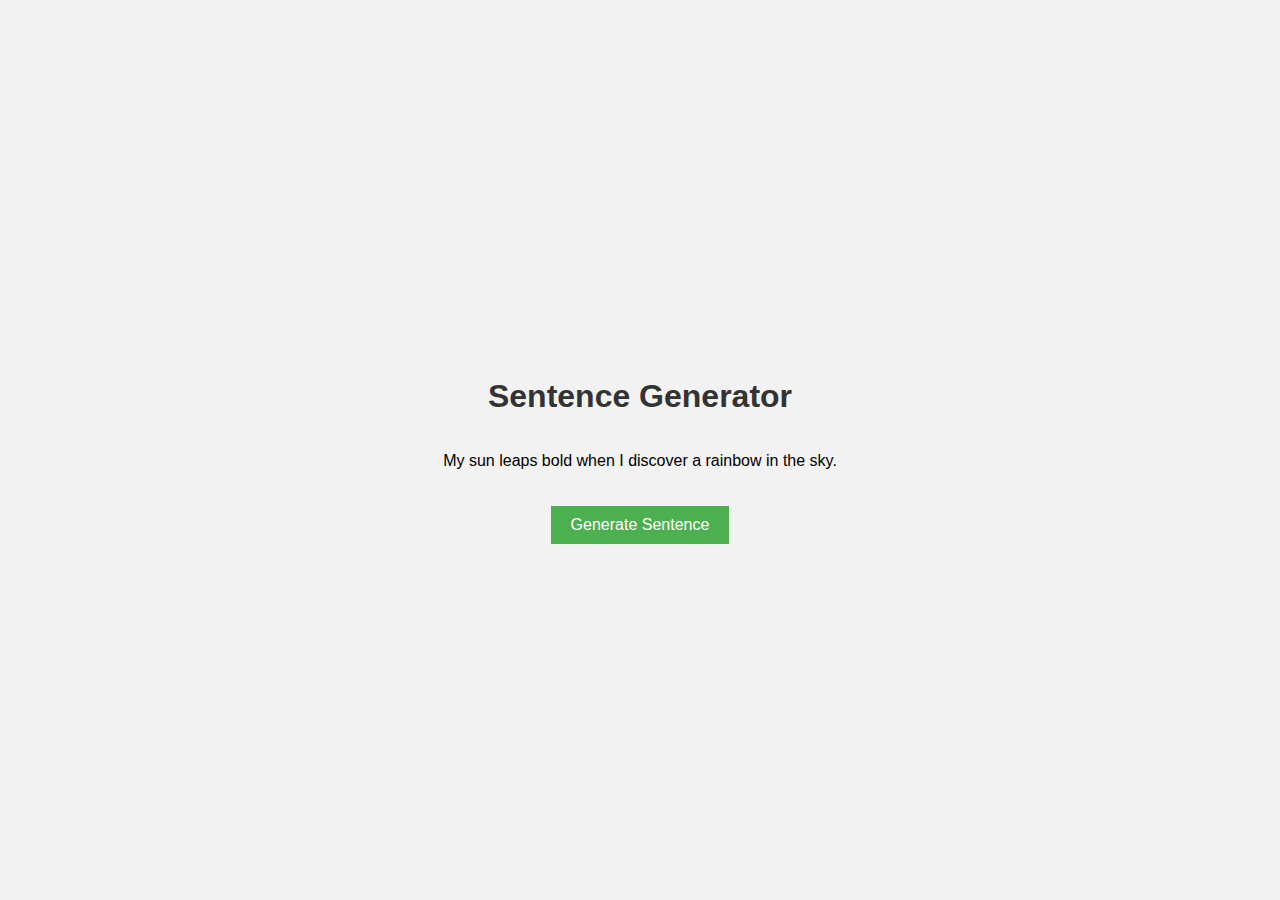
<file: exercises/exercise-07/index.html>
<!DOCTYPE html>
<html lang="en">
<head>
    <meta charset="UTF-8">
    <meta name="viewport" content="width=device-width, initial-scale=1.0">
    <title>Sentence Generator</title>
    <link rel="stylesheet" href="style.css">
</head>
<body>
    <h1>Sentence Generator</h1>
    <p id="generated-sentence"></p>
    <button id="generate-btn">Generate Sentence</button>

    <script src="main.js"></script>
</body>
</html>
</file>
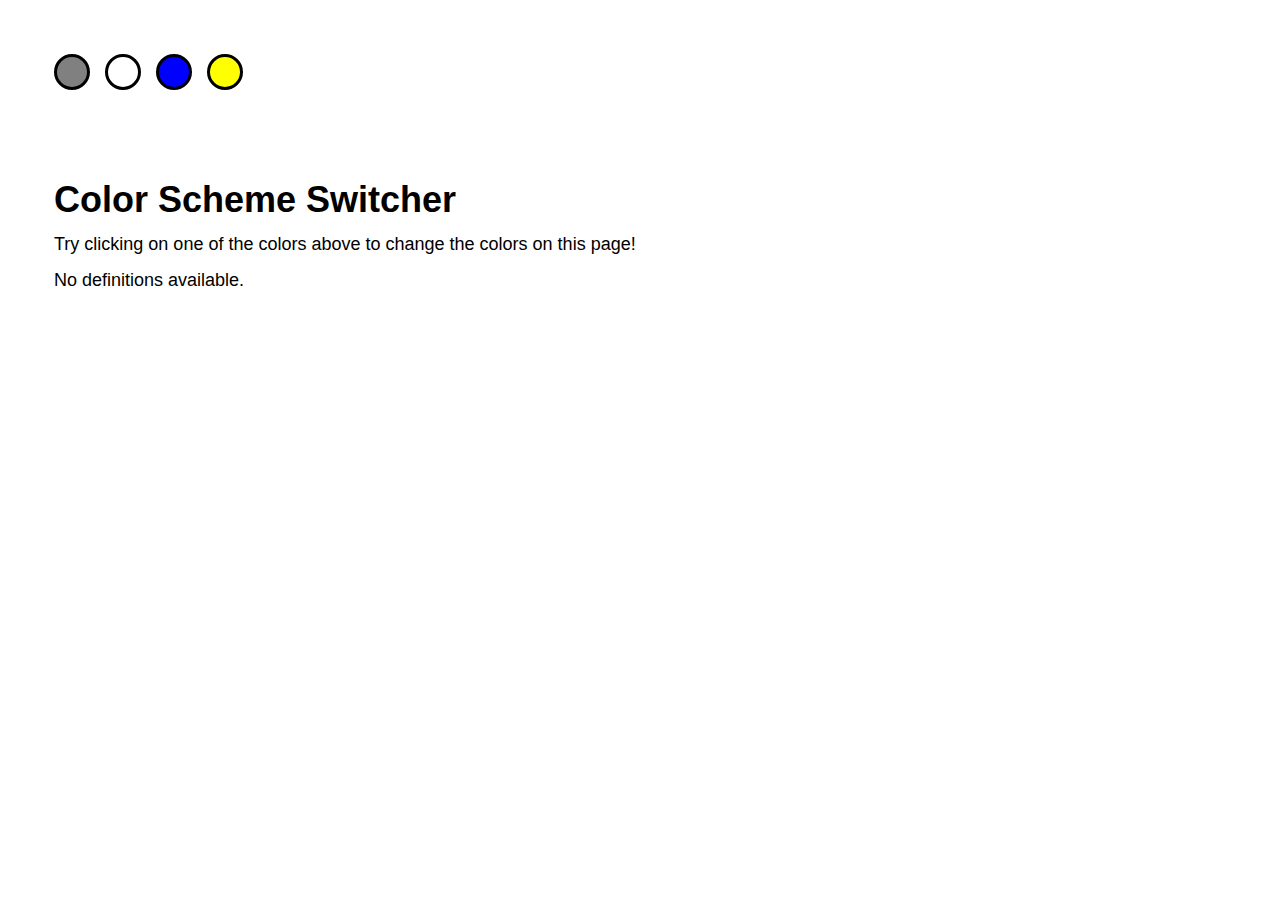
<file: exercises/exercise-08/index.html>
<!DOCTYPE html>
<html lang="en">
<head>
  <meta charset="UTF-8">
  <meta http-equiv="X-UA-Compatible" content="IE=edge">
  <meta name="viewport" content="width=device-width, initial-scale=1.0">
  <title>Color Switcher</title>

  <!-- site favicon -->
  <link rel="icon" type="image/x-icon" href="assets/site_favicon.ico">

  <link rel="stylesheet" href="style.css">
</head>
<body>
    <ul id="switcher">
        <li id="grayButton"></li>
        <li id="whiteButton"></li>
        <li id="blueButton"></li>
        <li id="yellowButton"></li>
    </ul>
  
    <h1>Color Scheme Switcher</h1>
  
    <p>Try clicking on one of the colors above to change the colors on this page!</p>
    
    <script src="main.js"></script>
</body>
</html>
No definitions available.
</file>
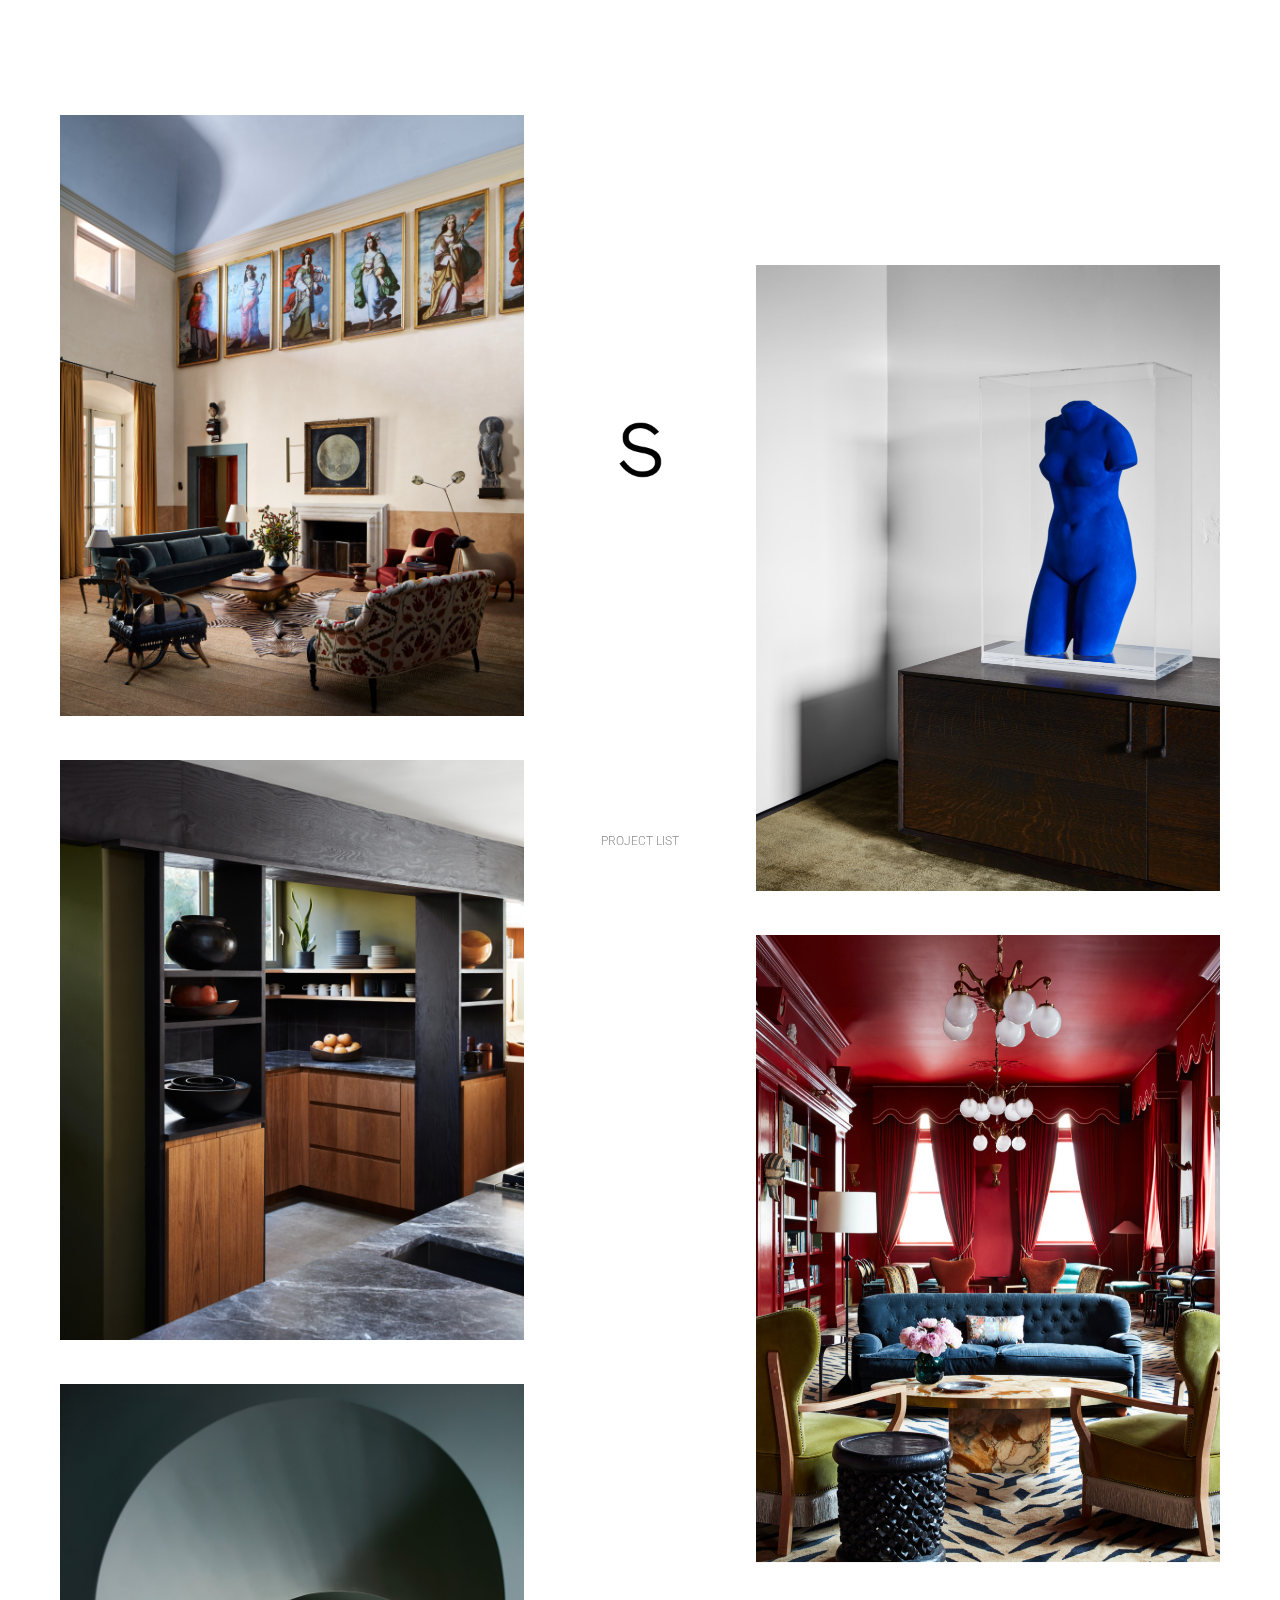
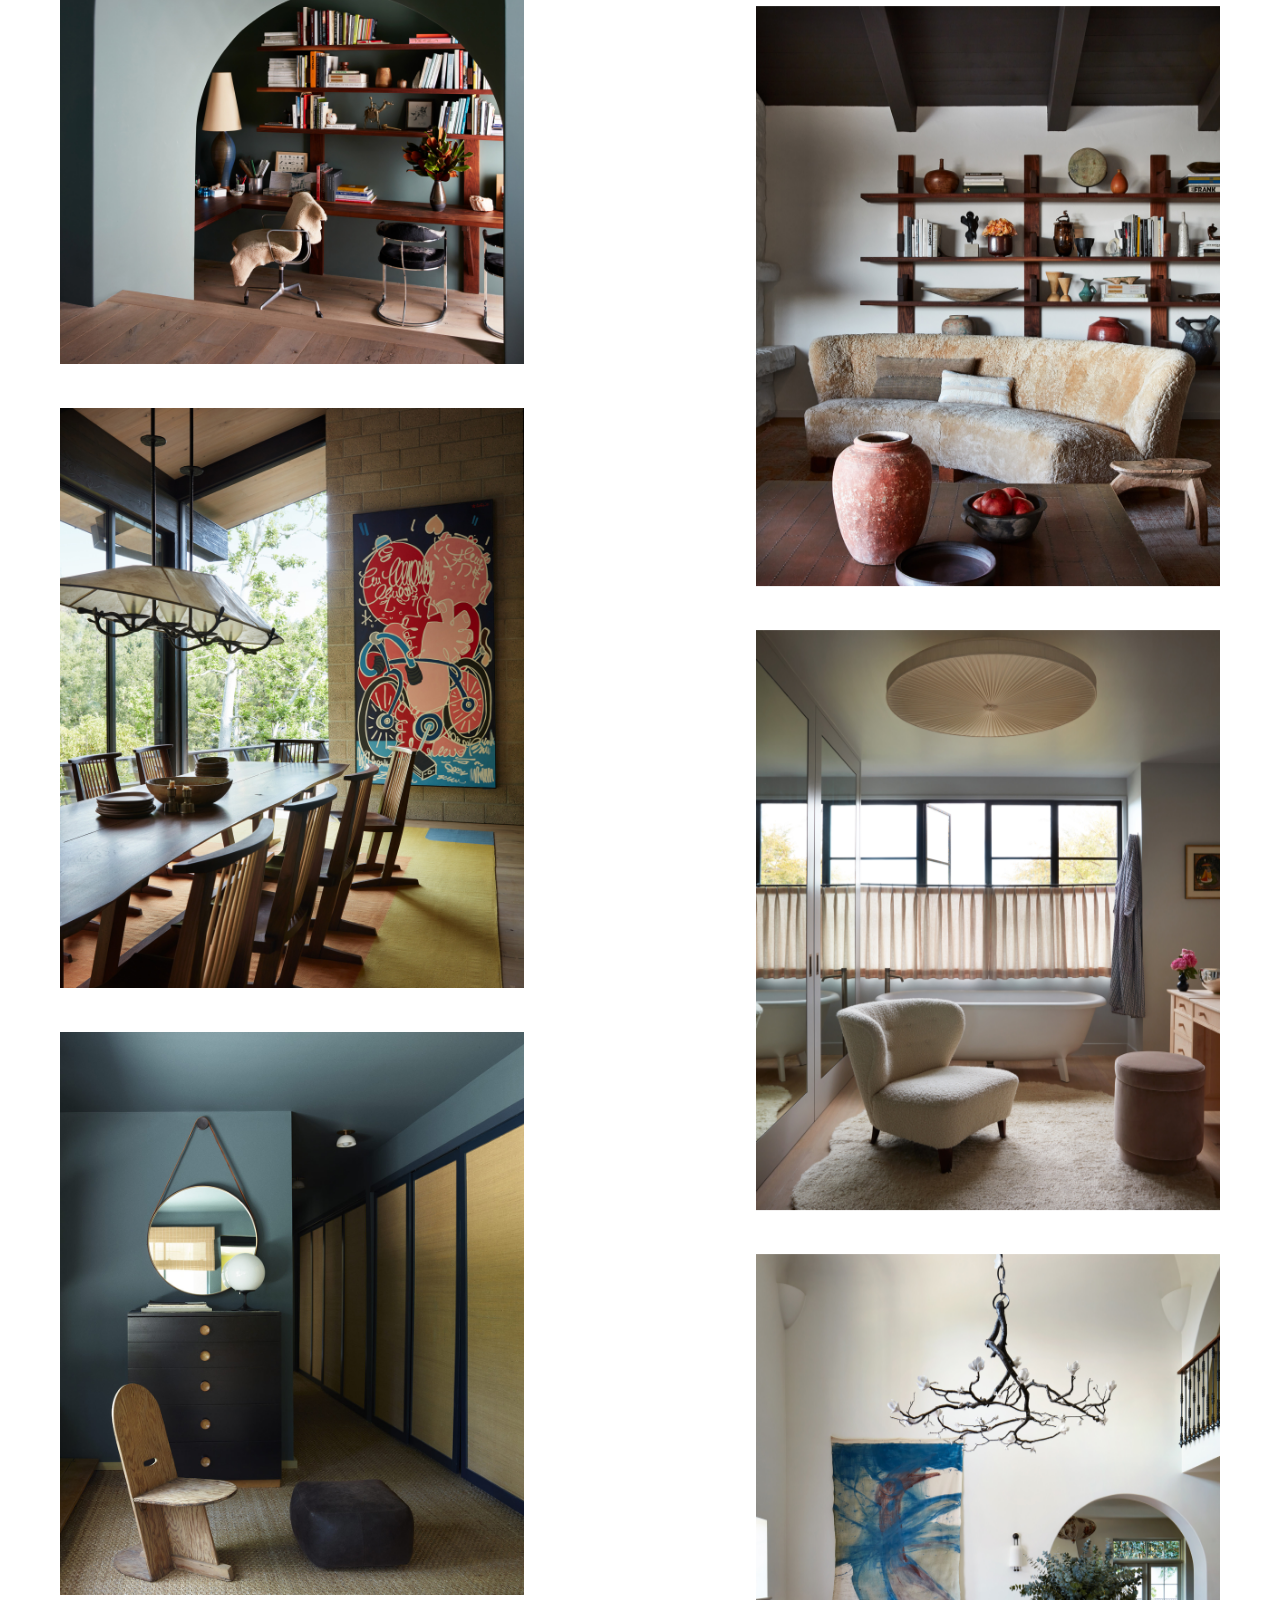
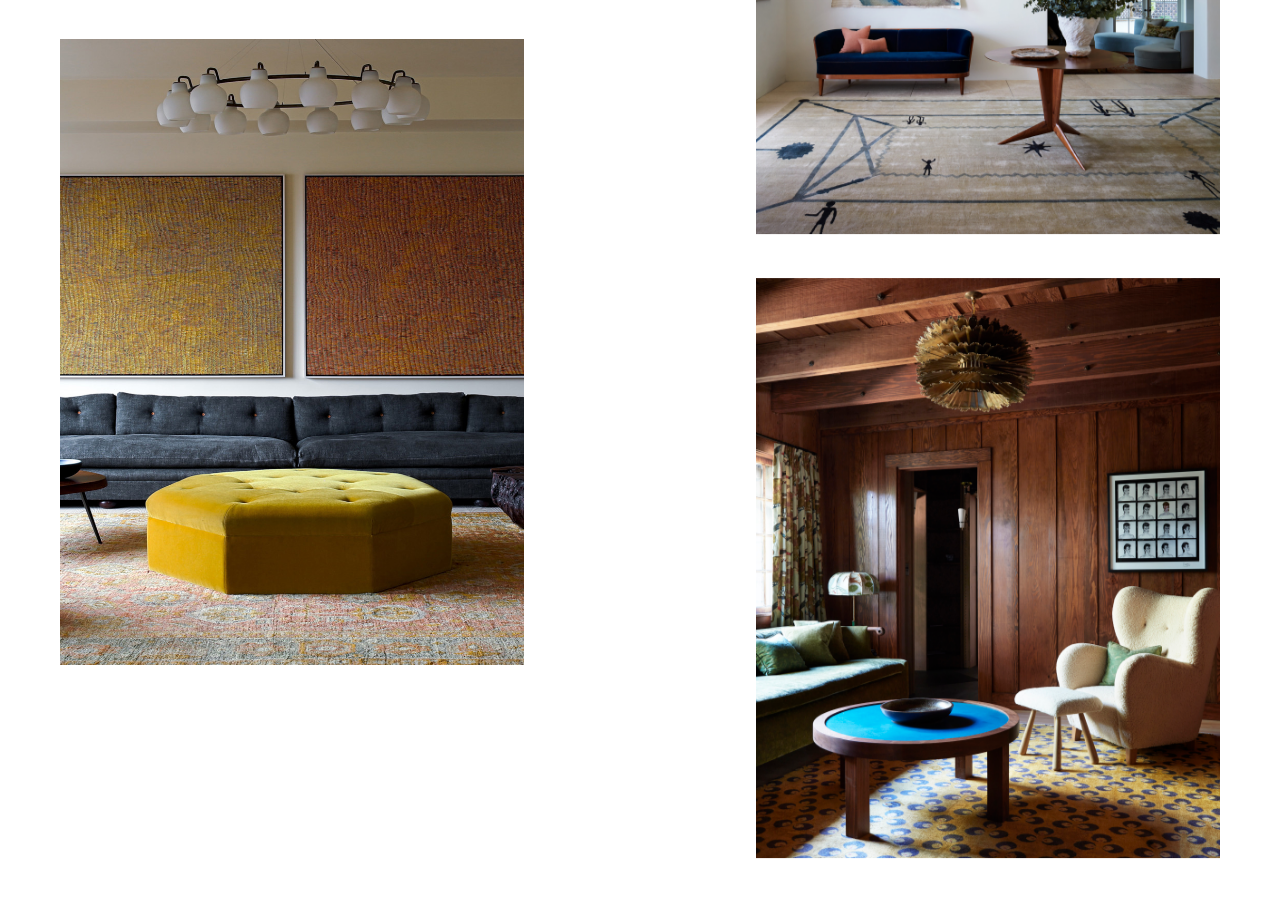
<file: projects/project-01/index.html>
<!DOCTYPE html>
<html lang="en">
<head>
  <meta charset="UTF-8">
  <meta http-equiv="X-UA-Compatible" content="IE=edge">
  <meta name="viewport" content="width=device-width, initial-scale=1.0">
  <title>Document</title>
  <link rel="stylesheet" href="style.css">
  

  <link rel="preconnect" href="https://fonts.googleapis.com">
  <link rel="preconnect" href="https://fonts.gstatic.com" crossorigin>
  <link href="https://fonts.googleapis.com/css2?family=Roboto:ital,wght@0,100;0,300;0,400;0,500;0,700;0,900;1,100;1,300;1,400;1,500;1,700;1,900&display=swap" rel="stylesheet">


</head>
<body>

<div class="container">
  <div class="leftC">

  <div class="col-elements">
    <div class="image-container">
      <div class="image-overlay">
          <p class="image-text"><a href="#">northen california estate</a></p>
        </div>
      <a href="#">
        <img src="assets/NORTHERN-CA_FOR-WEB_4-scaled.jpg" alt="">
        
      </a>
    </div>
  </div>

  <div class="col-elements">
    <div class="image-container">
      <div class="image-overlay">
          <p class="image-text"><a href="#">LEDGEWOOD DRIVE</a></p>
        </div>
    <a href="#"><img src="assets/LEDGEWOOD_FOR-WEB_2-scaled.jpg" alt=""></a>
  </div>
  </div>

  <div class="col-elements">
    <div class="image-container">
      <div class="image-overlay">
          <p class="image-text"><a href="#">studio shamshiri</a></p>
        </div>
    <a href="#"><img src="assets/STUDIO-SHAM_FOR-WEB_7-scaled.jpg" alt=""></a>
  </div>
  </div>
    
  <div class="col-elements">
    <div class="image-container">
      <div class="image-overlay">
          <p class="image-text"><a href="#">hollywood residence</a></p>
        </div>
    <a href="#"><img src="assets/FOREVER-HOUSE_FOR-WEB_6-scaled.jpg" alt=""></a></div>
  </div>

  <div class="col-elements">
    <div class="image-container">
      <div class="image-overlay">
          <p class="image-text"><a href="#">lechner house</a></p>
        </div>
    <a href="#"><img src="assets/COSTIFAS_LECHNER_PRIMARY-BED-DRESSING-scaled.jpg" alt=""></a></div>
  </div>

  <div class="col-elements">
    <div class="image-container">
      <div class="image-overlay">
          <p class="image-text"><a href="#">west village apartment</a></p>
        </div>
    <a href="#"><img src="assets/WEST-VILLAGE_FOR-WEB_1_TEST-900x1215.jpg" alt=""></a></div>
  </div>

</div>

<div class="center">

  <img class="gif" src="assets/anim_intro_desktop.gif" alt="">

  <div class="projectlist"><a href="#">Project List</a></div>
</div>

<div class="rightC">

  <div class="col-elements">
    <div class="image-container">
      <div class="image-overlay">
          <p class="image-text"><a href="#">old ranch</a></p>
        </div>
    <a href="#"><img src="assets/Shamshiri_OldRanchRoad_SKJ_24-900x1215.jpg" alt=""></a></div>
  </div>

  <div class="col-elements">
    <div class="image-container">
      <div class="image-overlay">
          <p class="image-text"><a href="#">maison de la luz</a></p>
        </div>
    <a href="#"><img src="assets/MDLL_FOR-WEB_1_test-900x1215.jpg" alt=""></a></div>
  </div>

  <div class="col-elements">
    <div class="image-container">
      <div class="image-overlay">
          <p class="image-text"><a href="#">ranch house</a></p>
        </div>
    <a href="#"><img src="assets/SAN-YSIDRO_FOR-WEB_11-scaled.jpg" alt=""></a></div>
  </div>

  <div class="col-elements">
    <div class="image-container">
      <div class="image-overlay">
          <p class="image-text"><a href="#">filbert</a></p>
        </div>
    <a href="#"><img src="assets/Shamshiri_Filbert_SKJ_12-scaled.jpg" alt=""></a>
  </div>
  </div>

  <div class="col-elements">
    <div class="image-container">
      <div class="image-overlay">
          <p class="image-text"><a href="#">bristol circle</a></p>
        </div>
    <a href="#"><img src="assets/BRISTOL_FOR-WEB_3-scaled.jpg" alt=""></a></div>
  </div>

  <div class="col-elements">
    <div class="image-container">
      <div class="image-overlay">
          <p class="image-text"><a href="#">california chalet</a></p>
        </div>
    <a href="#"><img src="assets/California-Chalet_Sitting-Room-Detail-scaled.jpg" alt=""></a>
  </div>
  </div>

</div>
</div>




 </body>
</html>
</file>
<file: exercises/exercise-03/style.css>
div {
    width: 1000px;
    margin: 50px auto;
    border-bottom: 8px solid #B0BCFF;
    padding: 25px;
    display: block;
  }

  /* Text Style */
p{
    color:#3885F5;
    font-family: 'Fira Sans', sans-serif;
    font-weight: 300;
    line-height: 1.5em;
    text-align: justify;
}

strong{
    color:#2841DE;
    font-family: 'Fira Sans', sans-serif;
    font-weight: 500;
}

em{
    color:#2841DE;
    font-family: 'Fira Sans', sans-serif;
    font-weight: 500;
}

h1{
    color:#2841DE;
    font-family: 'Fira Sans', sans-serif;   
    font-weight: 900;
    text-align: center;
}

h2{
    color:#2841DE;
    font-family: 'Fira Sans', sans-serif;   
    font-weight: 700;
    text-align: center;
} 

.source{
    font-size: 12px;
    text-align: right;
}
</file>
<file: exercises/exercise-04/style.css>
body {
    background-color: #e1e6ff;
}

.container {
    border-bottom: 8px solid #B0BCFF;
    display: flex;
    flex-direction: row;
    justify-content: center;
    align-items: center;
  }

.child { 
    background-color: white;
    width: 700px;
    padding: 40px;
    margin: 30px;
}

.line::before {
    content: '';
    border: 3px solid #2841DE  ;
    height: 700px;
    margin: 20px;
    align-self: stretch;
  }
  
  .back-home {
    position: fixed;
    top: 20px;
    left: 20px;
    padding: 10px 20px;
    background-color: white;
    color: #2841DE;
    text-decoration: none;
    border-radius: 5px;
  }

  /* Text Style */
p{
    color:#3885F5;
    font-family: 'Fira Sans', sans-serif;
    font-weight: 300;
    line-height: 1.5em;
    text-align: justify;
}

strong{
    color:#2841DE;
    font-family: 'Fira Sans', sans-serif;
    font-weight: 500;
}

em{
    color:#2841DE;
    font-family: 'Fira Sans', sans-serif;
    font-weight: 500;
}

h1{
    color:#2841DE;
    font-family: 'Fira Sans', sans-serif;   
    font-weight: 900;
    text-align: center;
}

h2{
    color:#2841DE;
    font-family: 'Fira Sans', sans-serif;   
    font-weight: 700;
    text-align: center;
} 

.source{
    font-size: 12px;
    text-align: right;
}
</file>
<file: exercises/exercise-05/style.css>
*{
    margin: 0px;
    padding: 0px;
    box-sizing: border-box;
}

body {
    background-color: #e1e6ff;
}



.container {
    border-bottom: 8px solid #B0BCFF;
    display: flex;
    flex-direction: row;
    justify-content: center;
    align-items: center;
  }

.child { 
    background-color: white;
    width: 700px;
    padding: 40px;
    margin: 30px;
}

.line::before {
    content: '';
    border: 3px solid #2841DE  ;
    height: 700px;
    margin: 20px;
    align-self: stretch;
  }
  
  .back-home {
    position: fixed;
    top: 20px;
    left: 20px;
    padding: 10px 20px;
    background-color: white;
    color: #2841DE;
    text-decoration: none;
    border-radius: 5px;
  }

  /* Text Style */
p{
    color:#3885F5;
    font-family: 'Fira Sans', sans-serif;
    font-weight: 300;
    line-height: 1.5em;
    text-align: justify;
}

strong{
    color:#2841DE;
    font-family: 'Fira Sans', sans-serif;
    font-weight: 500;
}

em{
    color:#2841DE;
    font-family: 'Fira Sans', sans-serif;
    font-weight: 500;
}

h1{
    color:#2841DE;
    font-family: 'Fira Sans', sans-serif;   
    font-weight: 900;
    text-align: center;
}

h2{
    color:#2841DE;
    font-family: 'Fira Sans', sans-serif;   
    font-weight: 700;
    text-align: center;
} 

.source{
    font-size: 12px;
    text-align: right;
}

@media screen and (max-width:480px){
    .back-home {
        position: fixed;
        top: 20px;
        left: 20px;
        background-color: #2841DE;
        color: white;
        text-decoration: none;
        border-radius: 5px;
      }
}

@media screen and (max-width:768px){
    body {
        background-color: white;
    }
    
    .child { 
        background-color: white;
        width: calc(100% - 40px);
    }
}

@media screen and (max-width:1760px){
    .container {
    flex-direction: column;
    }
}
</file>
<file: exercises/exercise-07/style.css>
body {
    font-family: Arial, sans-serif;
    background-color: #f2f2f2;
    display: flex;
    flex-direction: column;
    align-items: center;
    justify-content: center;
    height: 100vh;
    margin: 0;
}

h1 {
    color: #333;
}

button {
    background-color: #4CAF50;
    color: white;
    padding: 10px 20px;
    border: none;
    cursor: pointer;
    font-size: 16px;
    margin-top: 20px;
}

button:hover {
    background-color: #45a049;
}
</file>
<file: exercises/exercise-08/style.css>
body {
    margin: 3em;
    padding: 0;
    font-family: sans-serif;
    font-size: 18px;
    line-height: 1.5;
  }
  
  h1 {
    line-height: 1.25;
    margin: 2em 0 0;
  }
  p {
    margin: 0.5em 0;
  }
  
  #switcher {
    list-style: none;
    margin: 0;
    padding: 0;
    overflow: hidden;
  }
  #switcher li {
    float: left;
    width: 30px;
    height: 30px;
    margin: 0 15px 15px 0;
    border-radius: 30px;
    border: 3px solid black;
  }
  
  /* button colors */
  
  #grayButton {
    background-color: gray;
  }
  
  #whiteButton {
    background: white;
  }
  
  #blueButton {
    background: blue;
  }
  
  #yellowButton {
    background: yellow;
  }
  
  /* background colors */
  
  .gray-theme {
    background-color: grey;
  }
  
  .white-theme {
    background-color: white;
  }
  
  .yellow-theme {
    background-color: yellow;
  }
  
  .blue-theme {
    background-color: blue;
    /*   change text to white */
    color: white;
  }
</file>
<file: projects/project-01/style.css>
/* Reset styles */
* {
  box-sizing: border-box;
}
body {
  border: 0;
  margin: 0;
  padding: 20px;
  display: block;
}

img {
  width: 100%;
}
.container {
  display: flex;
  flex-direction: row;
  justify-content: space-between;
  padding-top: 95px;
  padding-left: 40px;
  padding-right: 40px;
}

.col-elements {
  padding-bottom: 40px;
}

.col-elements a {
  position: relative;
  z-index: 1;
}


.center {
  position: fixed;
	top: 0;
	left: 0;
	width: 100%;
	height: 100%;
	display: flex;
	justify-content: center;
	align-items: center;
	z-index: 1;
}

.gif {
  display: block;
  left: 50%;
  max-height: 487px;
  width: auto;
  opacity: 1;
  position: fixed;
  top: 50%;
  transform: translate(-50%,-50%);
  z-index: 1;
}

.leftC {
  flex-basis: 40%;
  flex-direction: column;
  z-index: 2;
}

.rightC {
  flex-basis: 40%;
  flex-direction: column;
  padding-top: 150px;
}

.projectlist a {
  text-decoration: none;
  font-family: 'Roboto', sans-serif;
  color: #8b8b8b;
  font-weight: 300;
  font-size: 12px;
  display: block;
  position: fixed;
  text-transform: uppercase;
  left: 50%;
  bottom: 5%;
  transform: translate(-50%,-50%);
}
.col-elements a {
  position: relative;
  z-index: 1;
}



/* Text hover for image */


.image-container {
  position: relative;
  display: inline-block;
}

.image-overlay {
  position: absolute;
  top: 0;
  bottom: 0;
  left: 0;
  right: 0;
  opacity: 0;
  background-color: white;
}


.image-container:hover .image-overlay {
  opacity: 1;
}

.image-text a {
  text-decoration: none;
  color: white;
  font-family: 'Roboto', sans-serif;
  font-weight: 400;
  font-size: 20px;
  text-transform: uppercase;
  position: absolute;
  top: 50%;
  left: 50%;
  max-width: cal(100% -80px);
  text-align: center;
  transform: translate(-50%, -50%);
  z-index: 3;
}


.image-container img {
  width: 100%;
  height: auto;
  transition: all 0.5s ease; /* add a transition effect */
}

.image-container:hover img {
  transform: scale(1.05F); /* zoom in the image a bit on hover */
  position: relative;
  display: inline-block;
  border-radius: 50%; /* set the border radius to 50% to create a circle */
  overflow: hidden; /* clip the image inside the circle */
}
</file>
